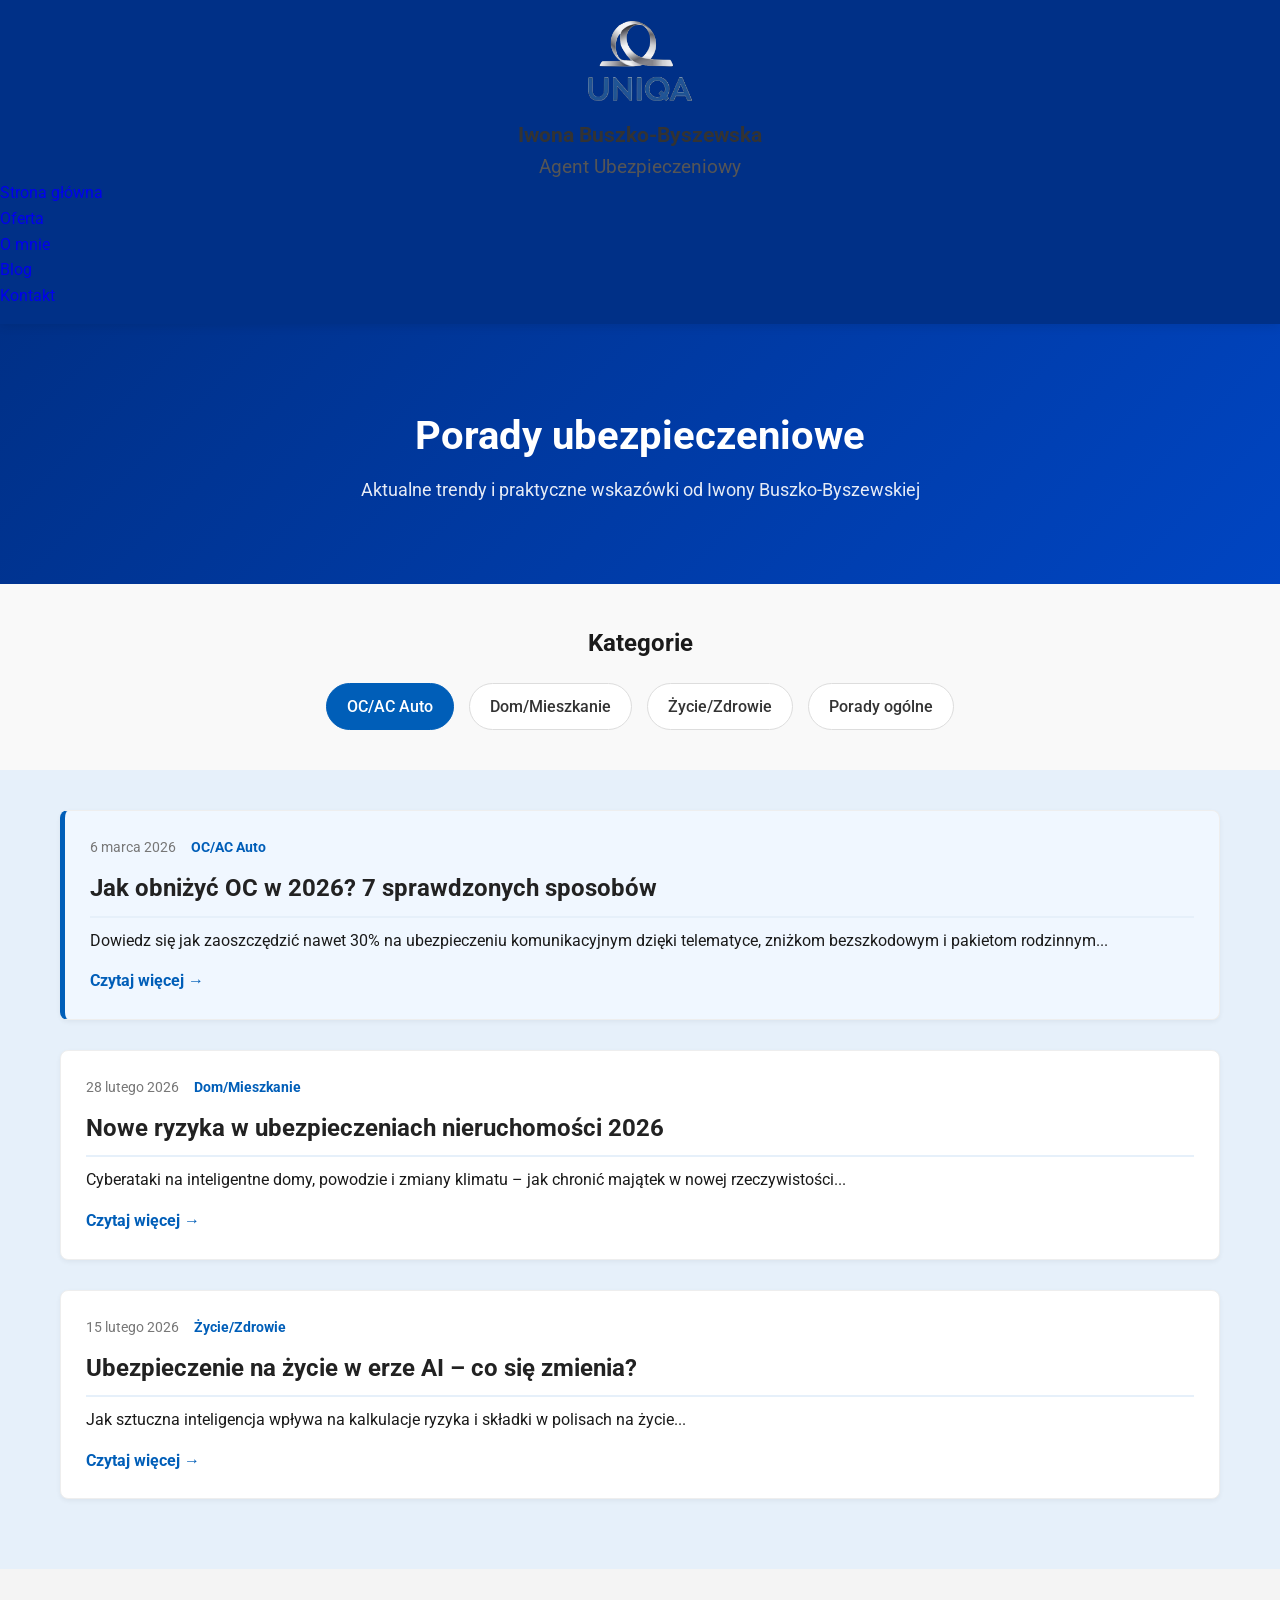
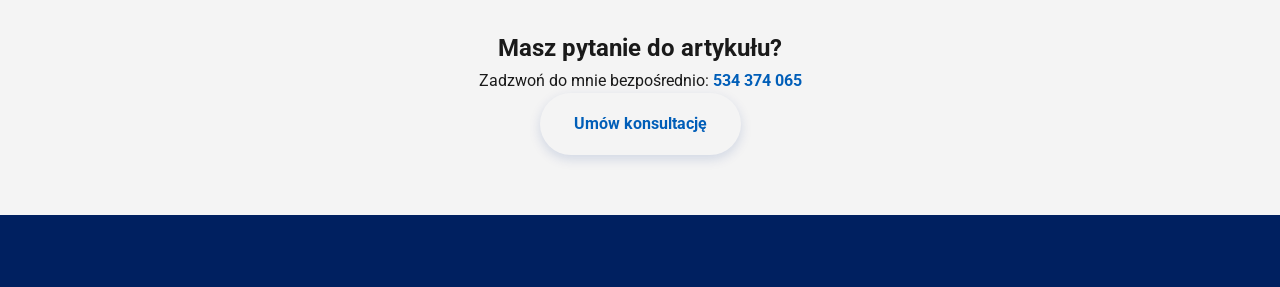
<file: index.html>
<!DOCTYPE html>
<html lang="pl">
<head>
    <meta charset="UTF-8">
    <meta name="viewport" content="width=device-width, initial-scale=1.0">
    <meta name="description" content="Porady ubezpieczeniowe od Iwony Buszko-Byszewskiej. Aktualne trendy i wskazówki Uniqa.">
    <title>Blog | Iwona Buszko-Byszewska | Uniqa Agent</title>
    <link rel="stylesheet" href="style.css">
    <link href="https://fonts.googleapis.com/css2?family=Roboto:wght@300;400;700&display=swap" rel="stylesheet">
    
    <style>
        /* Style dla nagłówka: Logo na górze, czarne dane pod spodem */
        .navbar .logo {
            display: flex;
            flex-direction: column; /* Układ pionowy */
            align-items: center; /* Wyśrodkowanie */
            justify-content: center;
            gap: 10px;
            text-align: center;
        }

        .header-logo {
            height: 90px; /* Powiększone logo */
            width: auto;
            display: block;
            margin-bottom: 5px;
        }

        .navbar .logo h1 {
            margin: 0;
            font-size: 1.3rem;
            line-height: 1.4;
            font-weight: 700;
            color: #333333; /* CZARNY kolor tekstu */
        }

        .navbar .logo h1 span {
            display: block;
            font-weight: 400;
            font-size: 0.9em;
            color: #555555; /* Lekko jaśniejszy szary dla podtytułu */
            margin-top: 4px;
        }

        /* Dostosowanie dla urządzeń mobilnych */
        @media (max-width: 768px) {
            .header-logo {
                height: 70px;
            }
            .navbar .logo h1 {
                font-size: 1.1rem;
            }
        }

        /* Dodatkowe style specyficzne dla bloga (jeśli nie masz ich w style.css) */
        .blog-categories {
            padding: 40px 20px;
            text-align: center;
            background: #f9f9f9;
        }
        .categories {
            display: flex;
            justify-content: center;
            flex-wrap: wrap;
            gap: 15px;
            margin-top: 20px;
        }
        .category-btn {
            padding: 10px 20px;
            background: #fff;
            border: 1px solid #ddd;
            border-radius: 25px;
            text-decoration: none;
            color: #333;
            font-weight: 500;
            transition: all 0.3s ease;
        }
        .category-btn:hover, .category-btn.active {
            background: #005eb8; /* Kolor Uniqa */
            color: #fff;
            border-color: #005eb8;
        }
        .blog-posts {
            padding: 40px 20px;
            max-width: 1200px;
            margin: 0 auto;
        }
        .blog-post {
            background: #fff;
            border: 1px solid #eee;
            border-radius: 8px;
            padding: 25px;
            margin-bottom: 30px;
            box-shadow: 0 2px 5px rgba(0,0,0,0.05);
        }
        .blog-post.featured {
            border-left: 5px solid #005eb8;
            background: #f0f7ff;
        }
        .post-meta {
            font-size: 0.9em;
            color: #777;
            margin-bottom: 10px;
            display: flex;
            gap: 15px;
        }
        .post-meta .category {
            color: #005eb8;
            font-weight: bold;
        }
        .blog-post h2 {
            margin: 10px 0;
            color: #222;
        }
        .read-more {
            display: inline-block;
            margin-top: 15px;
            color: #005eb8;
            text-decoration: none;
            font-weight: bold;
        }
        .read-more:hover {
            text-decoration: underline;
        }
        .cta-section {
            text-align: center;
            padding: 60px 20px;
            background: #f4f4f4;
        }
        .cta-section a {
            color: #005eb8;
            font-weight: bold;
            text-decoration: none;
        }
    </style>
</head>
<body>
    <header class="header">
        <nav class="navbar">
            <div class="logo">
                <!-- 1. NA GÓRZE: POWIĘKSZONE LOGO -->
                <img src="logo-uniqa.png" alt="Logo Uniqa" class="header-logo" onerror="this.src='logo-uniqa.jpg'; this.onerror=null;">
                
                <!-- 2. POD LOGO: DANE (Czarne litery, bez słowa UNIQA w tekście) -->
                <h1>
                    Iwona Buszko-Byszewska
                    <span>Agent Ubezpieczeniowy</span>
                </h1>
            </div>

            <ul class="nav-menu">
                <li><a href="index.html">Strona główna</a></li>
                <li><a href="oferta.html">Oferta</a></li>
                <li><a href="o-mnie.html">O mnie</a></li>
                <li><a href="blog.html">Blog</a></li>
                <li><a href="kontakt.html">Kontakt</a></li>
            </ul>
            <div class="hamburger"><span></span><span></span><span></span></div>
        </nav>
    </header>

    <main class="main">  
        <section class="page-hero">  
            <div class="hero-content">  
                <h1>Porady ubezpieczeniowe</h1>  
                <p>Aktualne trendy i praktyczne wskazówki od Iwony Buszko-Byszewskiej</p>  
            </div>  
        </section>  

        <section class="blog-categories">  
            <h2>Kategorie</h2>  
            <div class="categories">  
                <a href="#oc-ac" class="category-btn active">OC/AC Auto</a>  
                <a href="#dom" class="category-btn">Dom/Mieszkanie</a>  
                <a href="#zycie" class="category-btn">Życie/Zdrowie</a>  
                <a href="#porady" class="category-btn">Porady ogólne</a>  
            </div>  
        </section>  

        <section class="blog-posts">  
            <article class="blog-post featured">  
                <div class="post-meta">  
                    <span class="date">6 marca 2026</span>  
                    <span class="category">OC/AC Auto</span>  
                </div>  
                <h2>Jak obniżyć OC w 2026? 7 sprawdzonych sposobów</h2>  
                <p>Dowiedz się jak zaoszczędzić nawet 30% na ubezpieczeniu komunikacyjnym dzięki telematyce, zniżkom bezszkodowym i pakietom rodzinnym...</p>  
                <a href="#" class="read-more">Czytaj więcej →</a>  
            </article>  

            <article class="blog-post">  
                <div class="post-meta">  
                    <span class="date">28 lutego 2026</span>  
                    <span class="category">Dom/Mieszkanie</span>  
                </div>  
                <h2>Nowe ryzyka w ubezpieczeniach nieruchomości 2026</h2>  
                <p>Cyberataki na inteligentne domy, powodzie i zmiany klimatu – jak chronić majątek w nowej rzeczywistości...</p>  
                <a href="#" class="read-more">Czytaj więcej →</a>  
            </article>  

            <article class="blog-post">  
                <div class="post-meta">  
                    <span class="date">15 lutego 2026</span>  
                    <span class="category">Życie/Zdrowie</span>  
                </div>  
                <h2>Ubezpieczenie na życie w erze AI – co się zmienia?</h2>  
                <p>Jak sztuczna inteligencja wpływa na kalkulacje ryzyka i składki w polisach na życie...</p>  
                <a href="#" class="read-more">Czytaj więcej →</a>  
            </article>  
        </section>  

        <section class="cta-section">  
            <h2>Masz pytanie do artykułu?</h2>  
            <p>Zadzwoń do mnie bezpośrednio: <a href="tel:+48534374065">534 374 065</a></p>  
            <a href="kontakt.html" class="cta-button large">Umów konsultację</a>  
        </section>  
    </main>  

    <footer class="footer"><!-- jak w index.html --></footer>  
    <script src="script.js"></script>
</body>
</html>
</file>
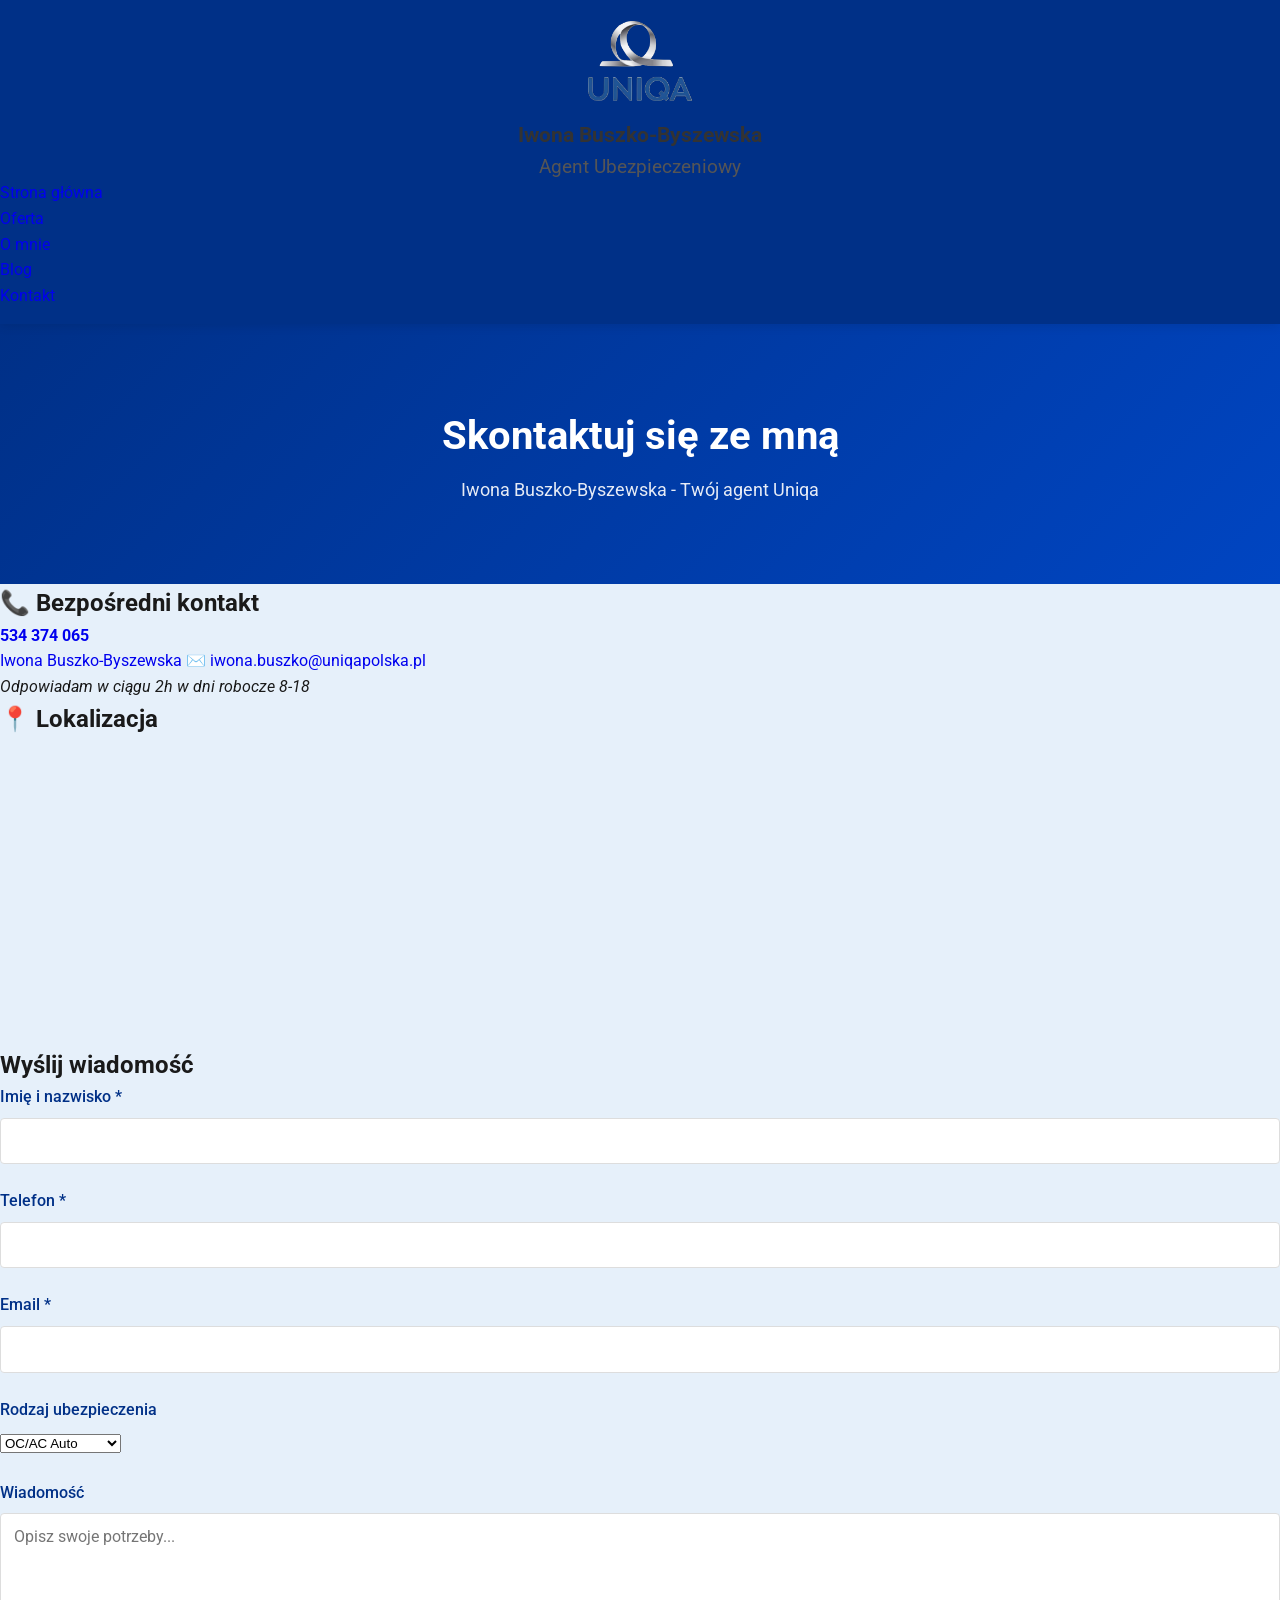
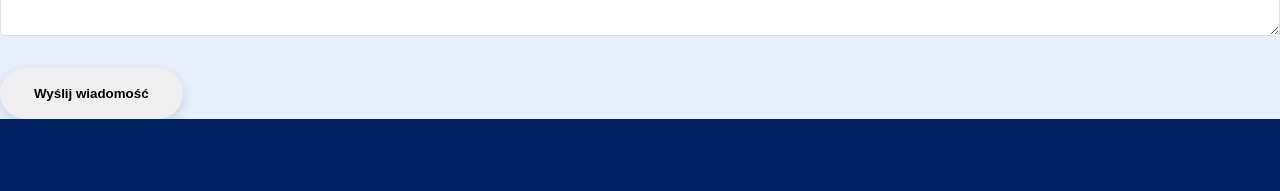
<file: kontakt.html>
<!DOCTYPE html>
<html lang="pl">
<head>
    <meta charset="UTF-8">
    <meta name="viewport" content="width=device-width, initial-scale=1.0">
    <meta name="description" content="Kontakt z Iwoną Buszko-Byszewską Uniqa. Tel: 534 374 065 | iwona.buszko@uniqapolska.pl">
    <title>Kontakt | Iwona Buszko-Byszewska | Uniqa Agent</title>
    <link rel="stylesheet" href="style.css">
    <link href="https://fonts.googleapis.com/css2?family=Roboto:wght@300;400;700&display=swap" rel="stylesheet">
    
    <style>
        /* Style dla układu: Logo na górze, dane pod spodem */
        .navbar .logo {
            display: flex;
            flex-direction: column; /* Układ pionowy */
            align-items: center; /* Wyśrodkowanie elementów (logo i tekst) */
            justify-content: center;
            gap: 10px; /* Odstęp między logo a tekstem */
            text-align: center;
        }

        .header-logo {
            height: 90px; /* POWIĘKSZONE LOGO NA GÓRZE */
            width: auto;
            display: block;
            margin-bottom: 5px;
        }

        .navbar .logo h1 {
            margin: 0;
            font-size: 1.3rem; /* Rozmiar czcionki dla nazwiska */
            line-height: 1.4;
            font-weight: 700;
            color: #333; /* Kolor tekstu dla lepszej czytelności */
        }

        .navbar .logo h1 span {
            display: block;
            font-weight: 400;
            font-size: 0.9em;
            color: #555;
            margin-top: 4px;
        }

        /* Dostosowanie dla urządzeń mobilnych */
        @media (max-width: 768px) {
            .header-logo {
                height: 70px; /* Nieco mniejsze na telefonie */
            }
            .navbar .logo h1 {
                font-size: 1.1rem;
            }
        }
    </style>
</head>
<body>
    <header class="header">
        <nav class="navbar">
            <div class="logo">
                <!-- 1. NA GÓRZE: POWIĘKSZONE LOGO -->
                <img src="logo-uniqa.png" alt="Logo Uniqa" class="header-logo" onerror="this.src='logo-uniqa.jpg'; this.onerror=null;">
                
                <!-- 2. POD LOGO: DANE -->
                <h1>
                    Iwona Buszko-Byszewska
                    <span>Agent Ubezpieczeniowy</span>
                </h1>
            </div>

            <ul class="nav-menu">
                <li><a href="index.html">Strona główna</a></li>
                <li><a href="oferta.html">Oferta</a></li>
                <li><a href="o-mnie.html">O mnie</a></li>
                <li><a href="blog.html">Blog</a></li>
                <li><a href="kontakt.html">Kontakt</a></li>
            </ul>
            <div class="hamburger"><span></span><span></span><span></span></div>
        </nav>
    </header>

    <main class="main">
        <section class="page-hero">
            <div class="hero-content">
                <h1>Skontaktuj się ze mną</h1>
                <p>Iwona Buszko-Byszewska - Twój agent Uniqa</p>
            </div>
        </section>

        <section class="contact-grid">
            <div class="contact-card agent-direct">
                <h2>📞 Bezpośredni kontakt</h2>
                <div class="direct-contact">
                    <a href="tel:+48534374065" class="contact-link phone">
                        <strong>534 374 065</strong><br>Iwona Buszko-Byszewska
                    </a>
                    <a href="mailto:iwona.buszko@uniqapolska.pl" class="contact-link email">
                        ✉️ iwona.buszko@uniqapolska.pl
                    </a>
                </div>
                <p><em>Odpowiadam w ciągu 2h w dni robocze 8-18</em></p>
            </div>

            <div class="contact-card map-section">
                <h2>📍 Lokalizacja</h2>
                <iframe 
                    src="https://www.google.com/maps/embed?pb=!1m18!1m12!1m3!1d2356.123456789!2d21.410000!3d52.170000!2m3!1f0!2f0!3f0!3m2!1i1024!2i768!4f13.1!3m3!1m2!1s0x0%3A0x0!2zNTLCsDEwJzEyLjAiTiAyMcKwMjQnMzguNCJF!5e0!3m2!1spl!2spl!4v1234567890" 
                    width="100%" height="300" style="border:0;" allowfullscreen="" loading="lazy">
                </iframe>
            </div>
        </section>

        <section class="contact-form-section">
            <h2>Wyślij wiadomość</h2>
            <form class="contact-form" id="contactForm">
                <div class="form-row">
                    <div class="form-group">
                        <label>Imię i nazwisko *</label>
                        <input type="text" id="name" required>
                    </div>
                    <div class="form-group">
                        <label>Telefon *</label>
                        <input type="tel" id="phone" required>
                    </div>
                </div>
                <div class="form-row">
                    <div class="form-group">
                        <label>Email *</label>
                        <input type="email" id="email" required>
                    </div>
                    <div class="form-group">
                        <label>Rodzaj ubezpieczenia</label>
                        <select id="insurance-type">
                            <option>OC/AC Auto</option>
                            <option>Mieszkanie/Dom</option>
                            <option>Życie i zdrowie</option>
                            <option>Inne</option>
                        </select>
                    </div>
                </div>
                <div class="form-group">
                    <label>Wiadomość</label>
                    <textarea id="message" rows="5" placeholder="Opisz swoje potrzeby..."></textarea>
                </div>
                <button type="submit" class="cta-button large">Wyślij wiadomość</button>
            </form>
        </section>
    </main>

    <footer class="footer"><!-- jak w index.html --></footer>
    <script src="script.js"></script>
</body>
</html>
</file>
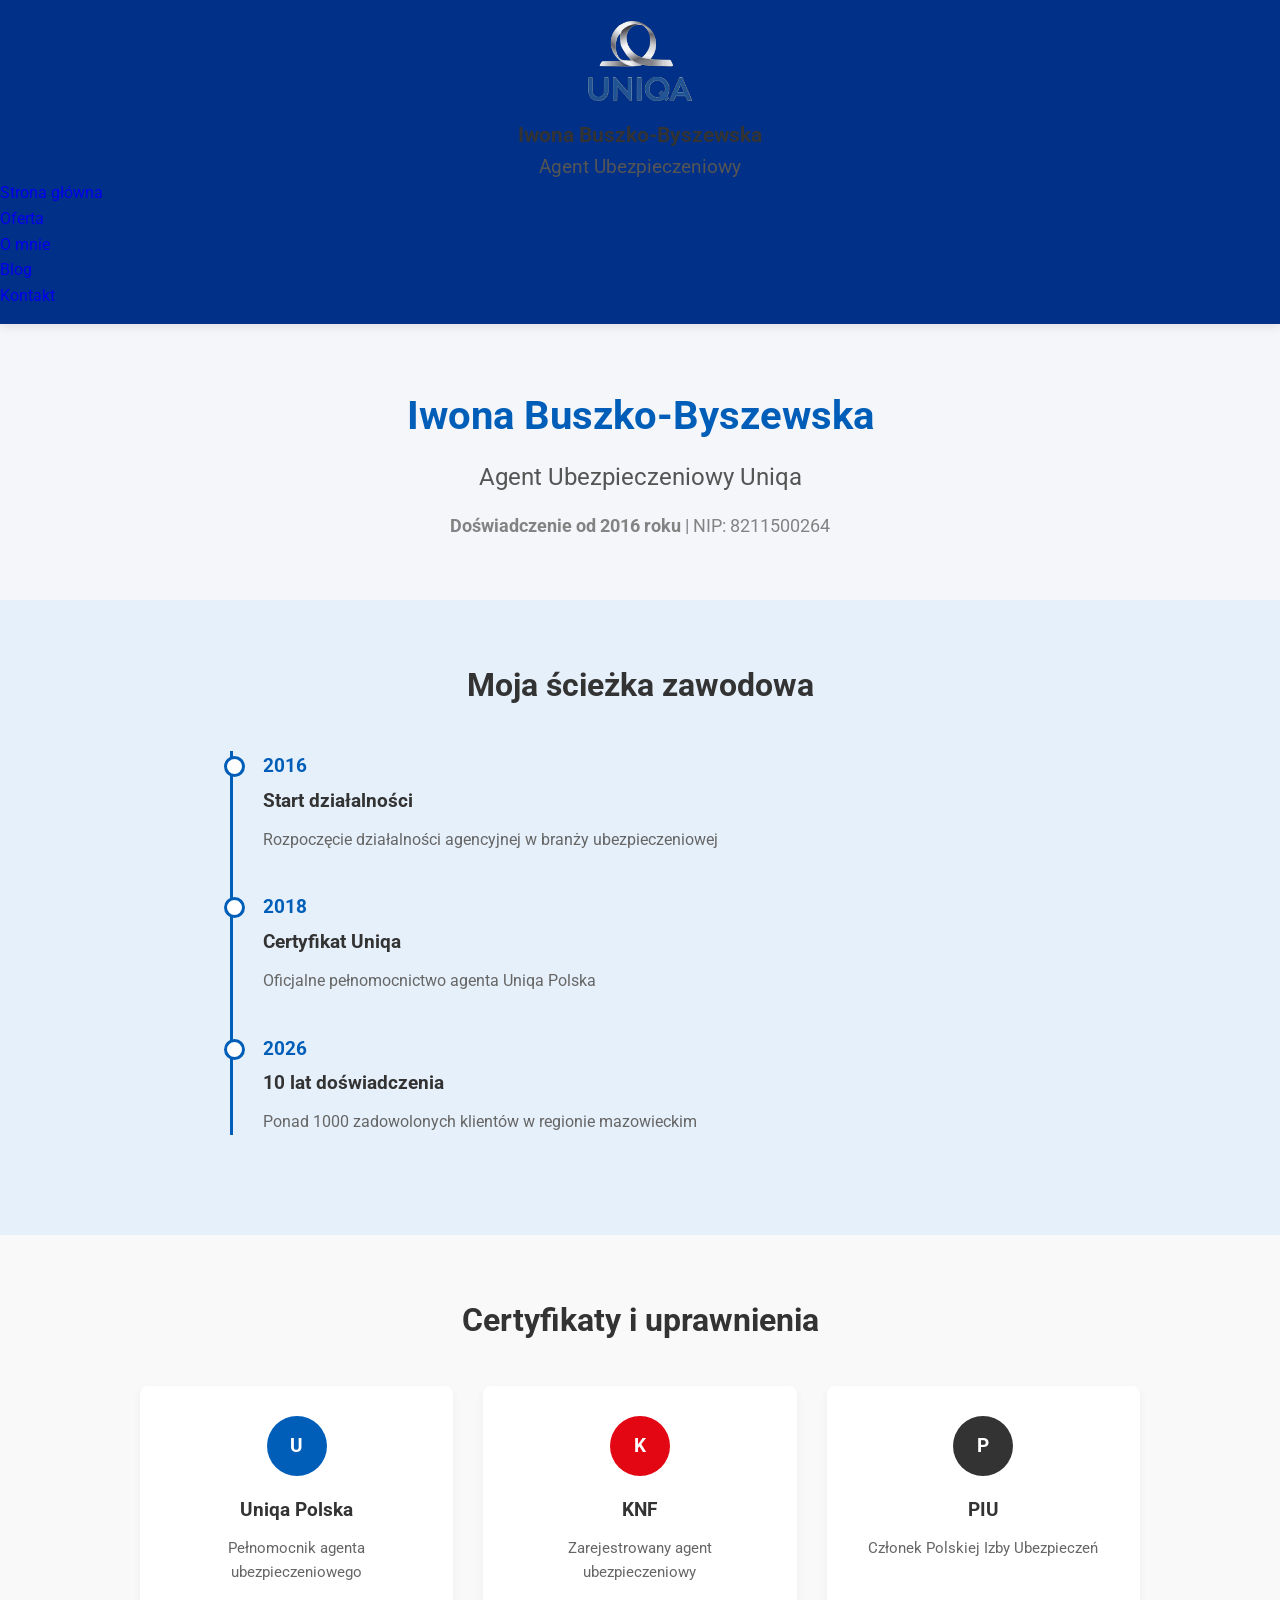
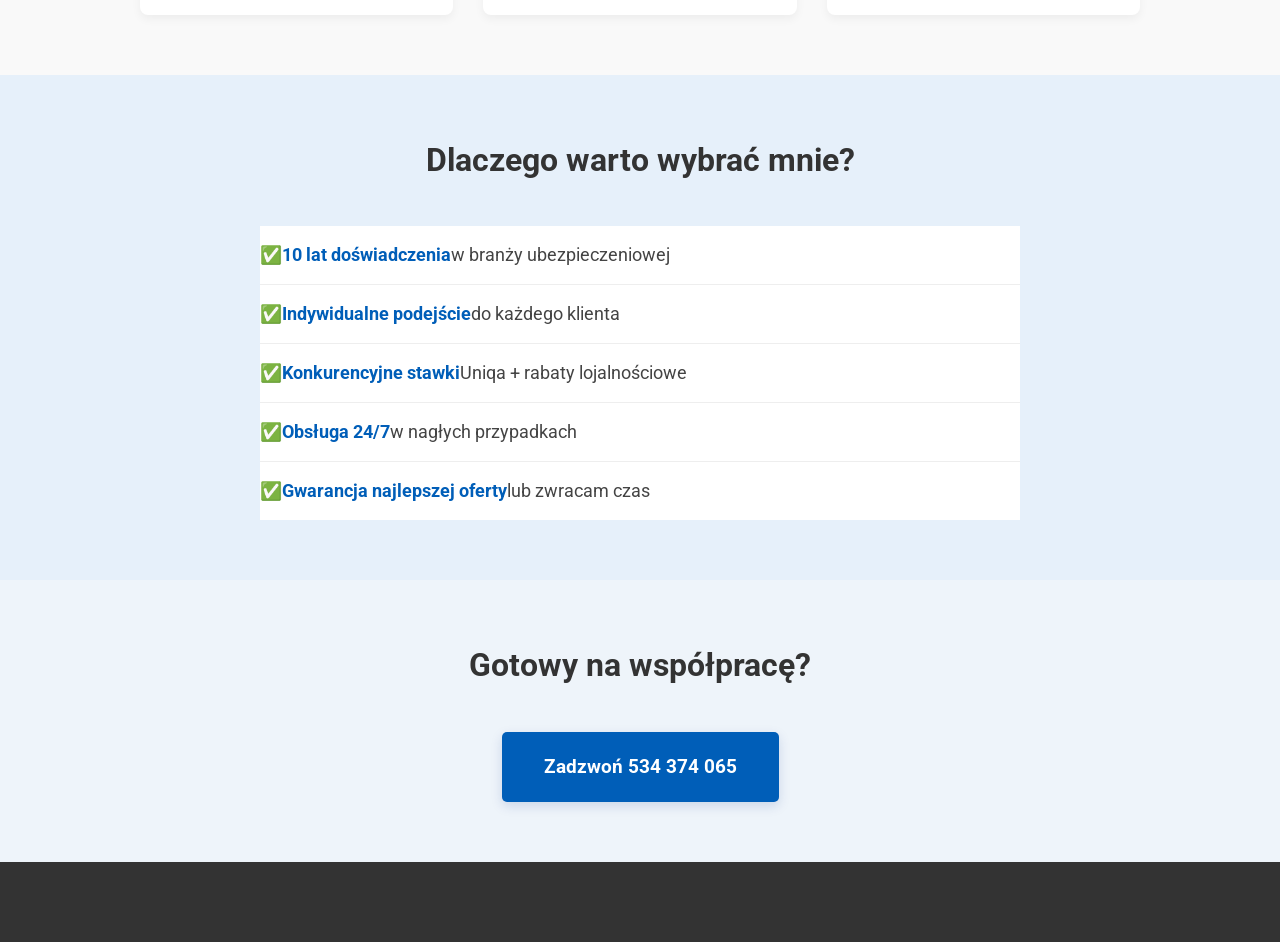
<file: o-mnie.html>
<!DOCTYPE html>
<html lang="pl">
<head>
    <meta charset="UTF-8">
    <meta name="viewport" content="width=device-width, initial-scale=1.0">
    <meta name="description" content="Iwona Buszko-Byszewska - Agent Ubezpieczeniowy Uniqa z 10-letnim doświadczeniem. Poznaj moją historię i certyfikaty.">
    <title>O mnie | Iwona Buszko-Byszewska | Uniqa Agent</title>
    <link rel="stylesheet" href="style.css">
    <link href="https://fonts.googleapis.com/css2?family=Roboto:wght@300;400;700&display=swap" rel="stylesheet">
    
    <style>
        /* --- STYLE NAGŁÓWKA (Logo + Dane) --- */
        .navbar .logo {
            display: flex;
            flex-direction: column;
            align-items: center;
            justify-content: center;
            gap: 10px;
            text-align: center;
        }

        .header-logo {
            height: 90px;
            width: auto;
            display: block;
            margin-bottom: 5px;
        }

        .navbar .logo h1 {
            margin: 0;
            font-size: 1.3rem;
            line-height: 1.4;
            font-weight: 700;
            color: #333333; /* Czarny kolor tekstu */
        }

        .navbar .logo h1 span {
            display: block;
            font-weight: 400;
            font-size: 0.9em;
            color: #555555;
            margin-top: 4px;
        }

        @media (max-width: 768px) {
            .header-logo { height: 70px; }
            .navbar .logo h1 { font-size: 1.1rem; }
        }

        /* --- STYLE DLA STRONY O MNIE --- */
        
        /* Hero Section */
        .page-hero {
            background: #f4f6f9;
            padding: 60px 20px;
            text-align: center;
        }
        .page-hero h1 {
            color: #005eb8;
            font-size: 2.5rem;
            margin-bottom: 10px;
        }
        .page-hero h2 {
            color: #555;
            font-size: 1.5rem;
            font-weight: 400;
            margin-bottom: 15px;
        }
        .page-hero p {
            color: #777;
            font-size: 1.1rem;
        }

        /* Timeline (Oś czasu) */
        .about-timeline {
            padding: 60px 20px;
            max-width: 900px;
            margin: 0 auto;
        }
        .about-timeline h2, .certificates h2, .why-me h2, .cta-section h2 {
            text-align: center;
            color: #333;
            margin-bottom: 40px;
            font-size: 2rem;
        }
        .timeline {
            position: relative;
            border-left: 3px solid #005eb8;
            margin-left: 20px;
            padding-left: 30px;
        }
        .timeline-item {
            margin-bottom: 40px;
            position: relative;
        }
        .timeline-item::before {
            content: '';
            position: absolute;
            left: -39px; /* Dostosowanie do grubości linii */
            top: 5px;
            width: 15px;
            height: 15px;
            background: #fff;
            border: 3px solid #005eb8;
            border-radius: 50%;
        }
        .timeline-year {
            font-weight: bold;
            color: #005eb8;
            font-size: 1.2rem;
            margin-bottom: 5px;
        }
        .timeline-content h3 {
            margin: 0 0 10px 0;
            color: #333;
        }
        .timeline-content p {
            margin: 0;
            color: #666;
            line-height: 1.6;
        }

        /* Certificates (Certyfikaty) */
        .certificates {
            padding: 60px 20px;
            background: #f9f9f9;
        }
        .cert-grid {
            display: grid;
            grid-template-columns: repeat(auto-fit, minmax(250px, 1fr));
            gap: 30px;
            max-width: 1000px;
            margin: 0 auto;
        }
        .cert-item {
            background: #fff;
            padding: 30px;
            border-radius: 8px;
            box-shadow: 0 4px 10px rgba(0,0,0,0.05);
            text-align: center;
            transition: transform 0.3s ease;
        }
        .cert-item:hover {
            transform: translateY(-5px);
        }
        .cert-icon {
            width: 60px;
            height: 60px;
            margin: 0 auto 20px;
            border-radius: 50%;
            display: flex;
            align-items: center;
            justify-content: center;
            font-weight: bold;
            color: #fff;
            font-size: 1.2rem;
        }
        .cert-icon.uniqa { background: #005eb8; }
        .cert-icon.knf { background: #e30613; } /* Przykładowy kolor */
        .cert-icon.piu { background: #333; }
        
        .cert-item h3 {
            margin: 0 0 10px;
            color: #333;
        }
        .cert-item p {
            margin: 0;
            color: #666;
            font-size: 0.95rem;
        }

        /* Why Me (Dlaczego ja) */
        .why-me {
            padding: 60px 20px;
            max-width: 800px;
            margin: 0 auto;
        }
        .benefits-list {
            list-style: none;
            padding: 0;
        }
        .benefits-list li {
            background: #fff;
            border-bottom: 1px solid #eee;
            padding: 15px 0;
            font-size: 1.1rem;
            color: #444;
            display: flex;
            align-items: flex-start;
        }
        .benefits-list li:last-child {
            border-bottom: none;
        }
        .benefits-list li strong {
            color: #005eb8;
        }

        /* CTA Section */
        .cta-section {
            text-align: center;
            padding: 60px 20px;
            background: #eef4fa;
        }
        .cta-button {
            display: inline-block;
            padding: 15px 30px;
            background-color: #005eb8;
            color: white;
            text-decoration: none;
            border-radius: 5px;
            font-weight: bold;
            font-size: 1.1rem;
            transition: background 0.3s ease;
        }
        .cta-button:hover {
            background-color: #004494;
        }
        .cta-button.large {
            padding: 18px 40px;
            font-size: 1.2rem;
        }

        /* Footer placeholder styles */
        .footer {
            background: #333;
            color: #fff;
            padding: 40px 20px;
            text-align: center;
        }
        .footer-content {
            max-width: 1200px;
            margin: 0 auto;
        }
        .agent-info a { color: #fff; }
    </style>
</head>
<body>
    <header class="header">
        <nav class="navbar">
            <div class="logo">
                <!-- 1. NA GÓRZE: POWIĘKSZONE LOGO -->
                <img src="logo-uniqa.png" alt="Logo Uniqa" class="header-logo" onerror="this.src='logo-uniqa.jpg'; this.onerror=null;">
                
                <!-- 2. POD LOGO: DANE (Czarne litery, bez słowa UNIQA w tekście) -->
                <h1>
                    Iwona Buszko-Byszewska
                    <span>Agent Ubezpieczeniowy</span>
                </h1>
            </div>

            <ul class="nav-menu">
                <li><a href="index.html">Strona główna</a></li>
                <li><a href="oferta.html">Oferta</a></li>
                <li><a href="o-mnie.html">O mnie</a></li>
                <li><a href="blog.html">Blog</a></li>
                <li><a href="kontakt.html">Kontakt</a></li>
            </ul>
            <div class="hamburger"><span></span><span></span><span></span></div>
        </nav>
    </header>

    <main class="main">  
        <section class="page-hero">  
            <div class="hero-content">  
                <h1>Iwona Buszko-Byszewska</h1>  
                <h2>Agent Ubezpieczeniowy Uniqa</h2>  
                <p><strong>Doświadczenie od 2016 roku</strong> | NIP: 8211500264</p>  
            </div>  
        </section>  

        <section class="about-timeline">  
            <h2>Moja ścieżka zawodowa</h2>  
            <div class="timeline">  
                <div class="timeline-item">  
                    <div class="timeline-year">2016</div>  
                    <div class="timeline-content">  
                        <h3>Start działalności</h3>  
                        <p>Rozpoczęcie działalności agencyjnej w branży ubezpieczeniowej</p>  
                    </div>  
                </div>  
                <div class="timeline-item">  
                    <div class="timeline-year">2018</div>  
                    <div class="timeline-content">  
                        <h3>Certyfikat Uniqa</h3>  
                        <p>Oficjalne pełnomocnictwo agenta Uniqa Polska</p>  
                    </div>  
                </div>  
                <div class="timeline-item">  
                    <div class="timeline-year">2026</div>  
                    <div class="timeline-content">  
                        <h3>10 lat doświadczenia</h3>  
                        <p>Ponad 1000 zadowolonych klientów w regionie mazowieckim</p>  
                    </div>  
                </div>  
            </div>  
        </section>  

        <section class="certificates">  
            <h2>Certyfikaty i uprawnienia</h2>  
            <div class="cert-grid">  
                <div class="cert-item">  
                    <div class="cert-icon uniqa">U</div>  
                    <h3>Uniqa Polska</h3>  
                    <p>Pełnomocnik agenta ubezpieczeniowego</p>  
                </div>  
                <div class="cert-item">  
                    <div class="cert-icon knf">K</div>  
                    <h3>KNF</h3>  
                    <p>Zarejestrowany agent ubezpieczeniowy</p>  
                </div>  
                <div class="cert-item">  
                    <div class="cert-icon piu">P</div>  
                    <h3>PIU</h3>  
                    <p>Członek Polskiej Izby Ubezpieczeń</p>  
                </div>  
            </div>  
        </section>  

        <section class="why-me">  
            <h2>Dlaczego warto wybrać mnie?</h2>  
            <ul class="benefits-list">  
                <li>✅ <strong>10 lat doświadczenia</strong> w branży ubezpieczeniowej</li>  
                <li>✅ <strong>Indywidualne podejście</strong> do każdego klienta</li>  
                <li>✅ <strong>Konkurencyjne stawki</strong> Uniqa + rabaty lojalnościowe</li>  
                <li>✅ <strong>Obsługa 24/7</strong> w nagłych przypadkach</li>  
                <li>✅ <strong>Gwarancja najlepszej oferty</strong> lub zwracam czas</li>  
            </ul>  
        </section>  

        <section class="cta-section">  
            <h2>Gotowy na współpracę?</h2>  
            <a href="tel:+48534374065" class="cta-button large">Zadzwoń 534 374 065</a>  
        </section>  
    </main>  

    <footer class="footer"><!-- jak w index.html --></footer>  
    <script src="script.js"></script>
</body>
</html>
</file>
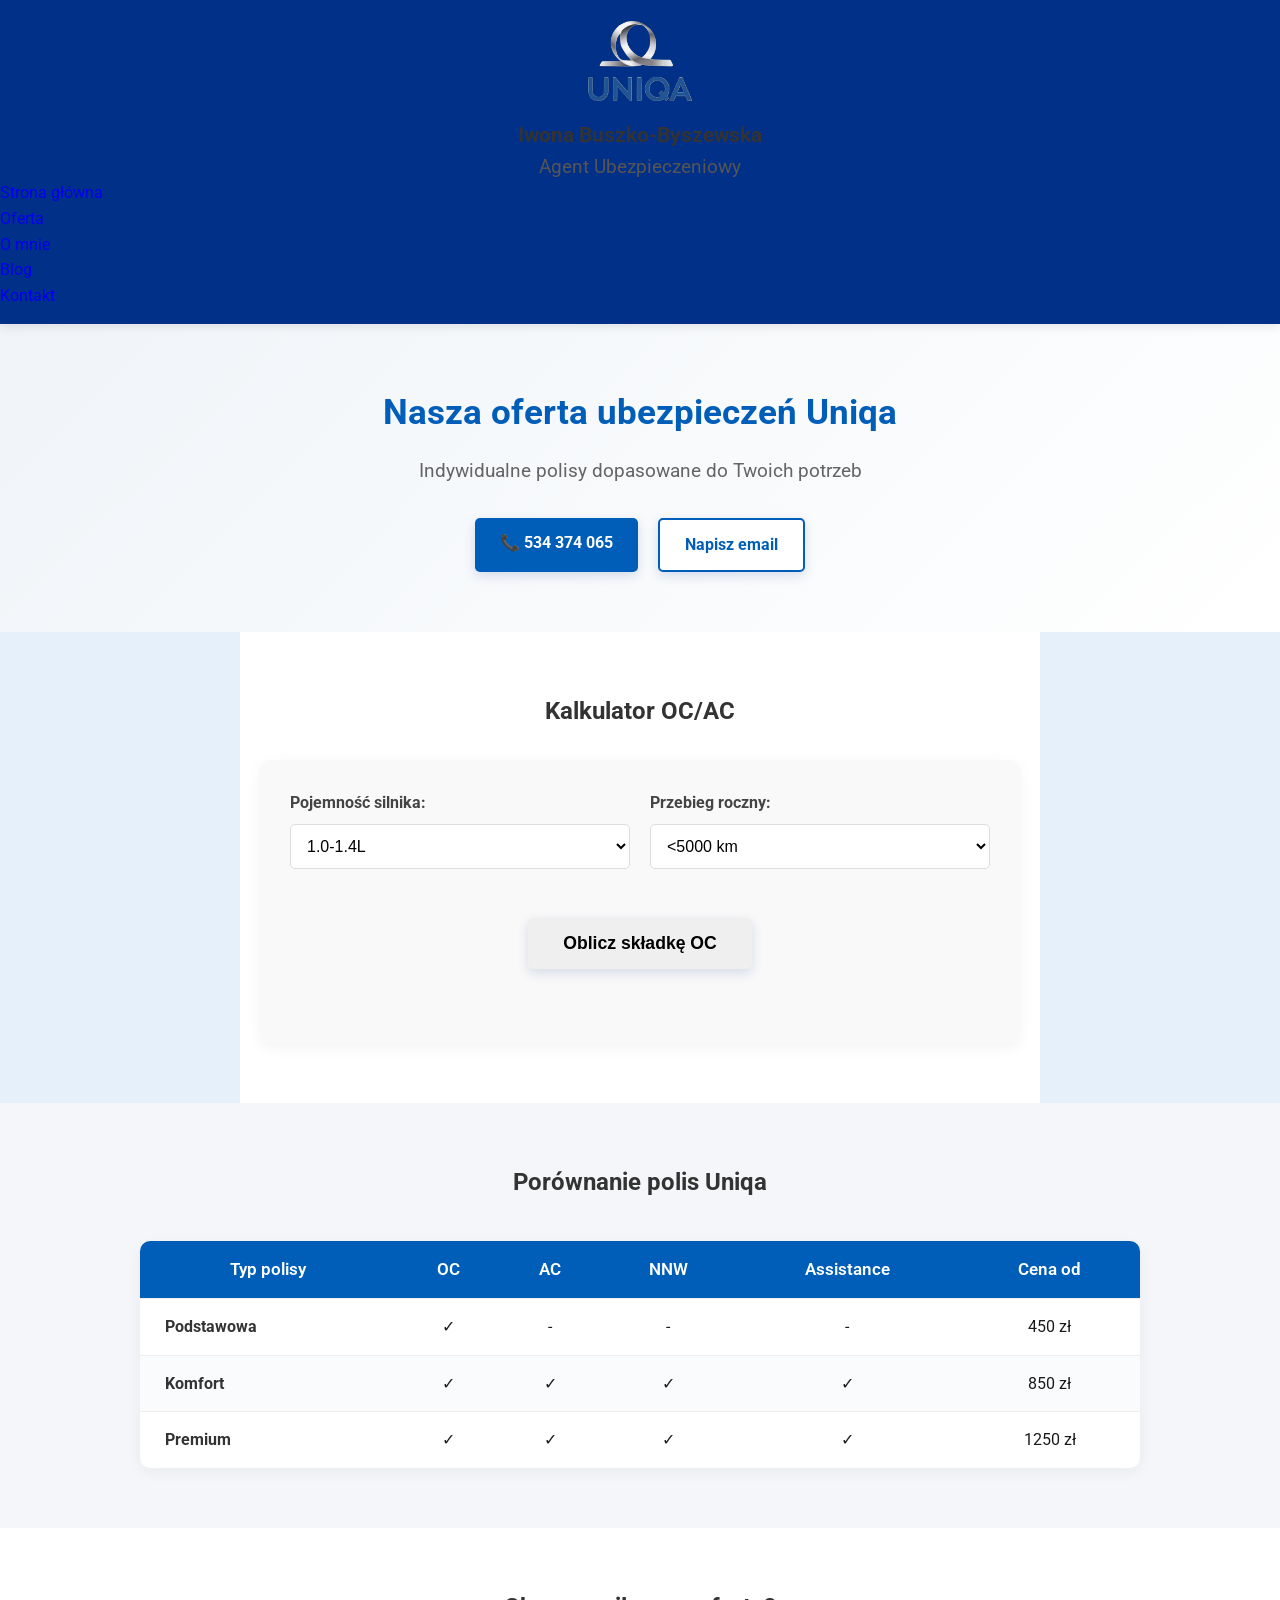
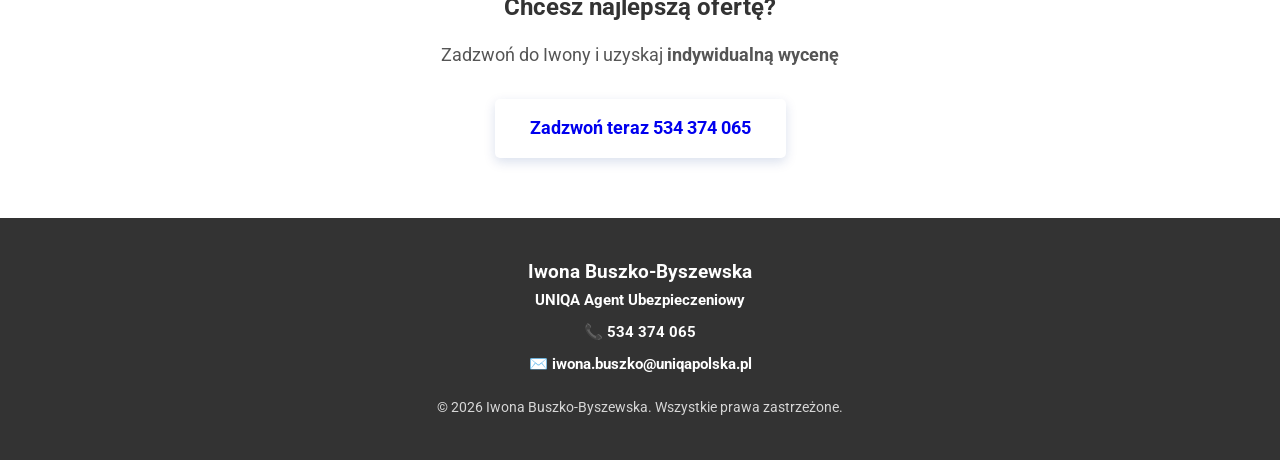
<file: oferta.html>
<!DOCTYPE html>
<html lang="pl">
<head>
    <meta charset="UTF-8">
    <meta name="viewport" content="width=device-width, initial-scale=1.0">
    <meta name="description" content="Oferta ubezpieczeń Uniqa: OC, AC, NNW. Skalkuluj składkę online z Iwoną Buszko-Byszewską.">
    <title>Oferta | Iwona Buszko-Byszewska | Uniqa Agent</title>
    <link rel="stylesheet" href="style.css">
    <link href="https://fonts.googleapis.com/css2?family=Roboto:wght@300;400;700&display=swap" rel="stylesheet">
    
    <style>
        /* --- STYLE NAGŁÓWKA (Logo + Dane) - STAŁE --- */
        .navbar .logo {
            display: flex;
            flex-direction: column;
            align-items: center;
            justify-content: center;
            gap: 10px;
            text-align: center;
        }

        .header-logo {
            height: 90px;
            width: auto;
            display: block;
            margin-bottom: 5px;
        }

        .navbar .logo h1 {
            margin: 0;
            font-size: 1.3rem;
            line-height: 1.4;
            font-weight: 700;
            color: #333333; /* Czarny kolor tekstu */
        }

        .navbar .logo h1 span {
            display: block;
            font-weight: 400;
            font-size: 0.9em;
            color: #555555;
            margin-top: 4px;
        }

        @media (max-width: 768px) {
            .header-logo { height: 70px; }
            .navbar .logo h1 { font-size: 1.1rem; }
        }

        /* --- STYLE DLA STRONY OFERTA --- */

        /* Hero Section */
        .page-hero {
            background: linear-gradient(135deg, #f0f4f8 0%, #ffffff 100%);
            padding: 60px 20px;
            text-align: center;
        }
        .page-hero h1 {
            color: #005eb8;
            font-size: 2.2rem;
            margin-bottom: 15px;
        }
        .page-hero p {
            font-size: 1.2rem;
            color: #555;
            margin-bottom: 30px;
        }
        .agent-contact {
            display: flex;
            justify-content: center;
            gap: 20px;
            flex-wrap: wrap;
        }
        .cta-button {
            display: inline-block;
            padding: 12px 25px;
            border-radius: 5px;
            text-decoration: none;
            font-weight: bold;
            transition: all 0.3s ease;
            border: none;
            cursor: pointer;
            font-size: 1rem;
        }
        .cta-button.primary {
            background-color: #005eb8;
            color: white;
        }
        .cta-button.primary:hover {
            background-color: #004494;
        }
        .cta-button.secondary {
            background-color: white;
            color: #005eb8;
            border: 2px solid #005eb8;
        }
        .cta-button.secondary:hover {
            background-color: #f0f7ff;
        }
        .cta-button.large {
            padding: 15px 35px;
            font-size: 1.1rem;
        }

        /* Kalkulator */
        .insurance-calculator {
            padding: 60px 20px;
            background: #fff;
            max-width: 800px;
            margin: 0 auto;
            text-align: center;
        }
        .insurance-calculator h2 {
            color: #333;
            margin-bottom: 30px;
        }
        .calc-form {
            background: #f9f9f9;
            padding: 30px;
            border-radius: 10px;
            box-shadow: 0 4px 15px rgba(0,0,0,0.05);
        }
        .form-row {
            display: flex;
            gap: 20px;
            margin-bottom: 25px;
            flex-wrap: wrap;
        }
        .form-group {
            flex: 1;
            min-width: 200px;
            text-align: left;
        }
        .form-group label {
            display: block;
            margin-bottom: 8px;
            font-weight: bold;
            color: #444;
        }
        .form-group select {
            width: 100%;
            padding: 12px;
            border: 1px solid #ddd;
            border-radius: 5px;
            font-size: 1rem;
            background: #fff;
        }
        .calc-result {
            margin-top: 20px;
            font-weight: bold;
            color: #005eb8;
            min-height: 24px;
        }

        /* Tabela Porównawcza */
        .policies-grid {
            padding: 60px 20px;
            background: #f4f6f9;
        }
        .policies-grid h2 {
            text-align: center;
            color: #333;
            margin-bottom: 40px;
        }
        .policies-table {
            overflow-x: auto;
            max-width: 1000px;
            margin: 0 auto;
            background: #fff;
            border-radius: 10px;
            box-shadow: 0 4px 15px rgba(0,0,0,0.05);
        }
        table {
            width: 100%;
            border-collapse: collapse;
            min-width: 600px;
        }
        thead {
            background: #005eb8;
            color: #fff;
        }
        th, td {
            padding: 15px;
            text-align: center;
            border-bottom: 1px solid #eee;
        }
        th {
            font-weight: 600;
            font-size: 1.05rem;
        }
        tbody tr:nth-child(even) {
            background: #f9fbfd;
        }
        tbody tr:hover {
            background: #eef4fa;
        }
        tbody tr:last-child td {
            border-bottom: none;
        }
        /* Stylizacja pierwszej kolumny (Typ polisy) */
        td:first-child {
            text-align: left;
            font-weight: bold;
            color: #333;
            padding-left: 25px;
        }

        /* CTA Section */
        .cta-section {
            text-align: center;
            padding: 60px 20px;
            background: #fff;
        }
        .cta-section h2 {
            color: #333;
            margin-bottom: 15px;
        }
        .cta-section p {
            font-size: 1.1rem;
            color: #555;
            margin-bottom: 30px;
        }

        /* Footer placeholder */
        .footer {
            background: #333;
            color: #fff;
            padding: 40px 20px;
            text-align: center;
        }
        .footer-content {
            max-width: 1200px;
            margin: 0 auto;
        }
        .agent-info a { color: #fff; }
    </style>
</head>
<body>
    <header class="header">
        <nav class="navbar">
            <div class="logo">
                <!-- 1. NA GÓRZE: POWIĘKSZONE LOGO -->
                <img src="logo-uniqa.png" alt="Logo Uniqa" class="header-logo" onerror="this.src='logo-uniqa.jpg'; this.onerror=null;">
                
                <!-- 2. POD LOGO: DANE (Czarne litery, bez słowa UNIQA w tekście) -->
                <h1>
                    Iwona Buszko-Byszewska
                    <span>Agent Ubezpieczeniowy</span>
                </h1>
            </div>

            <ul class="nav-menu">
                <li><a href="index.html">Strona główna</a></li>
                <li><a href="oferta.html">Oferta</a></li>
                <li><a href="o-mnie.html">O mnie</a></li>
                <li><a href="blog.html">Blog</a></li>
                <li><a href="kontakt.html">Kontakt</a></li>
            </ul>
            <div class="hamburger"><span></span><span></span><span></span></div>
        </nav>
    </header>

    <main class="main">  
        <section class="page-hero">  
            <div class="hero-content">  
                <h1>Nasza oferta ubezpieczeń Uniqa</h1>  
                <p>Indywidualne polisy dopasowane do Twoich potrzeb</p>  
                <div class="agent-contact">  
                    <a href="tel:+48534374065" class="cta-button primary">📞 534 374 065</a>  
                    <a href="mailto:iwona.buszko@uniqapolska.pl" class="cta-button secondary">Napisz email</a>  
                </div>  
            </div>  
        </section>  

        <section class="insurance-calculator">  
            <h2>Kalkulator OC/AC</h2>  
            <form class="calc-form" id="ocCalculator">  
                <div class="form-row">  
                    <div class="form-group">  
                        <label for="engine">Pojemność silnika:</label>  
                        <select id="engine">  
                            <option value="1">1.0-1.4L</option>  
                            <option value="1.2">1.5-1.9L</option>  
                            <option value="1.5">2.0-2.5L</option>  
                            <option value="2">2.6L+</option>  
                        </select>  
                    </div>  
                    <div class="form-group">  
                        <label for="mileage">Przebieg roczny:</label>  
                        <select id="mileage">  
                            <option value="0.9">&lt;5000 km</option>  
                            <option value="1">5000-15000 km</option>  
                            <option value="1.3">15000-25000 km</option>  
                            <option value="1.6">25000+ km</option>  
                        </select>  
                    </div>  
                </div>  
                <button type="submit" class="cta-button large">Oblicz składkę OC</button>  
                <div id="calc-result" class="calc-result"></div>  
            </form>  
        </section>  

        <section class="policies-grid">  
            <h2>Porównanie polis Uniqa</h2>  
            <div class="policies-table">  
                <table>  
                    <thead>  
                        <tr>  
                            <th>Typ polisy</th>  
                            <th>OC</th>  
                            <th>AC</th>  
                            <th>NNW</th>  
                            <th>Assistance</th>  
                            <th>Cena od</th>  
                        </tr>  
                    </thead>  
                    <tbody>  
                        <tr>  
                            <td>Podstawowa</td>  
                            <td>✓</td>  
                            <td>-</td>  
                            <td>-</td>  
                            <td>-</td>  
                            <td>450 zł</td>  
                        </tr>  
                        <tr>  
                            <td>Komfort</td>  
                            <td>✓</td>  
                            <td>✓</td>  
                            <td>✓</td>  
                            <td>✓</td>  
                            <td>850 zł</td>  
                        </tr>  
                        <tr>  
                            <td>Premium</td>  
                            <td>✓</td>  
                            <td>✓</td>  
                            <td>✓</td>  
                            <td>✓</td>  
                            <td>1250 zł</td>  
                        </tr>  
                    </tbody>  
                </table>  
            </div>  
        </section>  

        <section class="cta-section">  
            <h2>Chcesz najlepszą ofertę?</h2>  
            <p>Zadzwoń do Iwony i uzyskaj <strong>indywidualną wycenę</strong></p>  
            <a href="tel:+48534374065" class="cta-button large">Zadzwoń teraz 534 374 065</a>  
        </section>  
    </main>  

    <footer class="footer">  
        <div class="footer-content">
            <div class="agent-info">
                <h3>Iwona Buszko-Byszewska</h3>
                <p><strong>UNIQA Agent Ubezpieczeniowy</strong></p>
                <p>📞 <a href="tel:+48534374065">534 374 065</a></p>
                <p>✉️ <a href="mailto:iwona.buszko@uniqapolska.pl">iwona.buszko@uniqapolska.pl</a></p>
            </div>
            <div class="copyright" style="margin-top: 20px; font-size: 0.9em; opacity: 0.8;">
                &copy; 2026 Iwona Buszko-Byszewska. Wszystkie prawa zastrzeżone.
            </div>
        </div>
    </footer>  

    <script src="script.js"></script>
    <!-- Prosty skrypt symulujący działanie kalkulatora -->
    <script>
        document.getElementById('ocCalculator').addEventListener('submit', function(e) {
            e.preventDefault();
            const engineFactor = parseFloat(document.getElementById('engine').value);
            const mileageFactor = parseFloat(document.getElementById('mileage').value);
            
            // Bazowa składka (przykładowa)
            const basePrice = 450; 
            
            const estimatedPrice = Math.round(basePrice * engineFactor * mileageFactor);
            
            const resultDiv = document.getElementById('calc-result');
            resultDiv.innerHTML = `Szacowana składka OC: <strong>${estimatedPrice} zł</strong><br><small>*To jest wycena orientacyjna. Zadzwoń po dokładną ofertę!</small>`;
            resultDiv.style.color = "#005eb8";
        });
    </script>
</body>
</html>
</file>
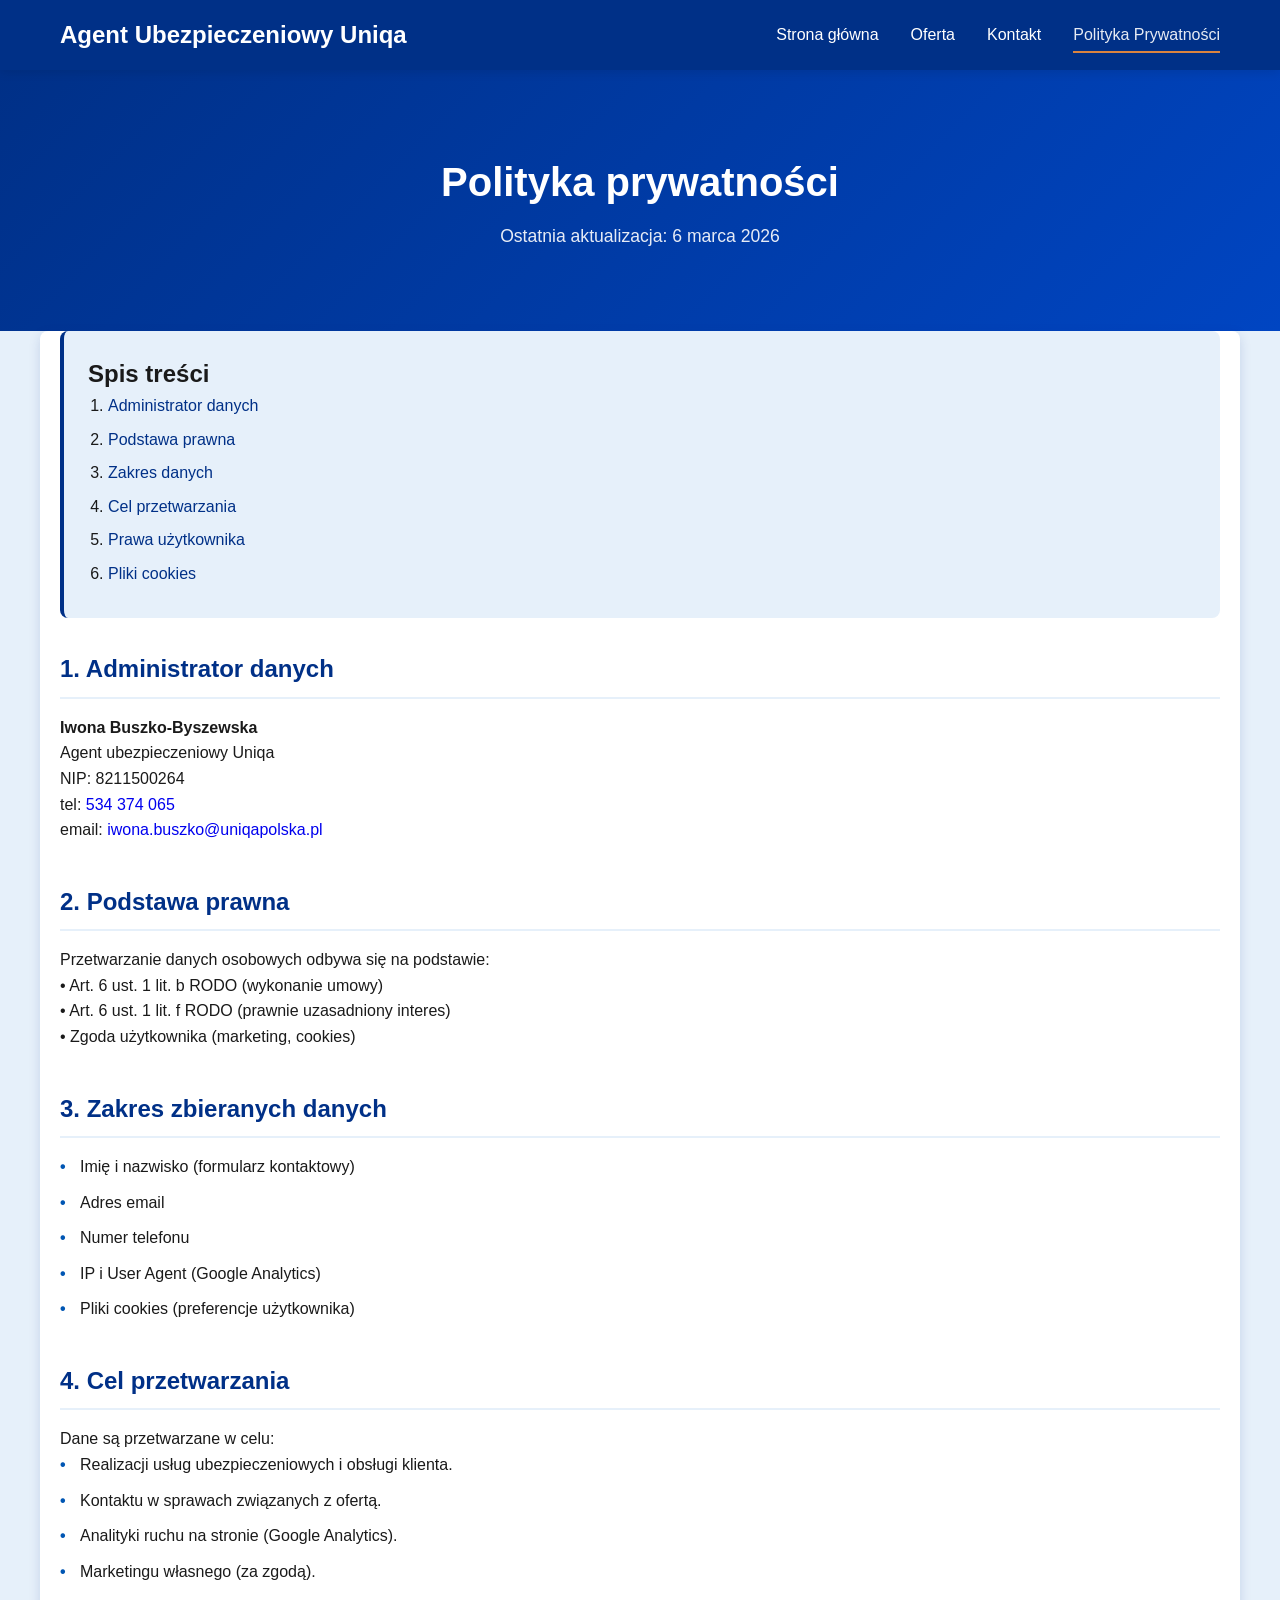
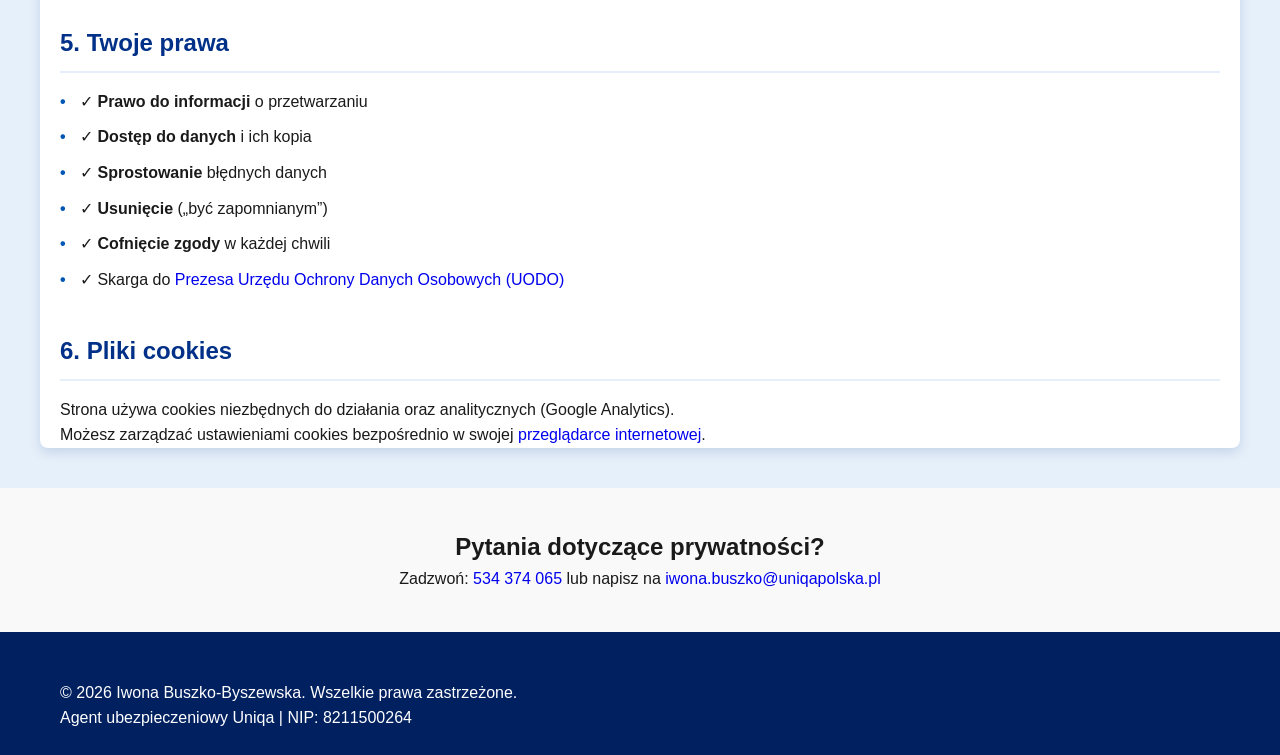
<file: polityka-prywatnosci.html>
<!DOCTYPE html>
<html lang="pl">
<head>
    <meta charset="UTF-8">
    <meta name="viewport" content="width=device-width, initial-scale=1.0">
    <title>Polityka Prywatności | Agent Ubezpieczeniowy Uniqa</title>
    <!-- Zakładam, że style.css jest w tym samym folderze co index.html -->
    <link rel="stylesheet" href="style.css">
    <style>
        /* Dodatkowe style specyficzne dla treści polityki prywatności, 
           jeśli nie są już obsłużone przez główne style */
        .privacy-toc ol {
            list-style-type: decimal;
            padding-left: 20px;
        }
        .privacy-toc li {
            margin-bottom: 8px;
        }
        .privacy-section ul {
            list-style-type: none;
            padding-left: 0;
        }
        .privacy-section ul li {
            margin-bottom: 10px;
            padding-left: 20px;
            position: relative;
        }
        .privacy-section ul li::before {
            content: "•";
            color: #0056b3; /* Kolor akcentu */
            font-weight: bold;
            position: absolute;
            left: 0;
        }
        .contact-section {
            background-color: #f9f9f9;
            padding: 40px 20px;
            text-align: center;
            margin-top: 40px;
        }
    </style>
</head>
<body>

    <!-- Nagłówek (zakładam, że jest taki sam jak w index.html, ewentualnie trzeba go tu wkleić lub załączyć przez JS) -->
    <header class="header">
        <div class="container">
            <div class="logo">Agent Ubezpieczeniowy Uniqa</div>
            <nav class="nav">
                <ul>
                    <li><a href="index.html">Strona główna</a></li>
                    <li><a href="index.html#oferta">Oferta</a></li>
                    <li><a href="index.html#kontakt">Kontakt</a></li>
                    <li><a href="privacy.html" class="active">Polityka Prywatności</a></li>
                </ul>
            </nav>
        </div>
    </header>

    <main class="main">  
        <section class="page-hero">  
            <div class="hero-content">  
                <h1>Polityka prywatności</h1>  
                <p>Ostatnia aktualizacja: 6 marca 2026</p>  
            </div>  
        </section>  

        <section class="privacy-content container">  
            <div class="privacy-toc">  
                <h2>Spis treści</h2>  
                <ol>  
                    <li><a href="#admin">Administrator danych</a></li>  
                    <li><a href="#podstawa">Podstawa prawna</a></li>  
                    <li><a href="#zakres">Zakres danych</a></li>  
                    <li><a href="#cel">Cel przetwarzania</a></li>  
                    <li><a href="#prawa">Prawa użytkownika</a></li>  
                    <li><a href="#cookies">Pliki cookies</a></li>  
                </ol>  
            </div>  

            <article class="privacy-section" id="admin">  
                <h2>1. Administrator danych</h2>  
                <p><strong>Iwona Buszko-Byszewska</strong><br>  
                Agent ubezpieczeniowy Uniqa<br>  
                NIP: 8211500264<br>  
                tel: <a href="tel:+48534374065">534 374 065</a><br>  
                email: <a href="mailto:iwona.buszko@uniqapolska.pl">iwona.buszko@uniqapolska.pl</a></p>  
            </article>  

            <article class="privacy-section" id="podstawa">  
                <h2>2. Podstawa prawna</h2>  
                <p>Przetwarzanie danych osobowych odbywa się na podstawie:<br>  
                • Art. 6 ust. 1 lit. b RODO (wykonanie umowy)<br>  
                • Art. 6 ust. 1 lit. f RODO (prawnie uzasadniony interes)<br>  
                • Zgoda użytkownika (marketing, cookies)</p>  
            </article>  

            <article class="privacy-section" id="zakres">  
                <h2>3. Zakres zbieranych danych</h2>  
                <ul>  
                    <li>Imię i nazwisko (formularz kontaktowy)</li>  
                    <li>Adres email</li>  
                    <li>Numer telefonu</li>  
                    <li>IP i User Agent (Google Analytics)</li>  
                    <li>Pliki cookies (preferencje użytkownika)</li>  
                </ul>  
            </article>  

            <article class="privacy-section" id="cel">  
                <h2>4. Cel przetwarzania</h2>  
                <p>Dane są przetwarzane w celu:</p>
                <ul>
                    <li>Realizacji usług ubezpieczeniowych i obsługi klienta.</li>
                    <li>Kontaktu w sprawach związanych z ofertą.</li>
                    <li>Analityki ruchu na stronie (Google Analytics).</li>
                    <li>Marketingu własnego (za zgodą).</li>
                </ul>
            </article>  

            <article class="privacy-section" id="prawa">  
                <h2>5. Twoje prawa</h2>  
                <ul>  
                    <li>✓ <strong>Prawo do informacji</strong> o przetwarzaniu</li>  
                    <li>✓ <strong>Dostęp do danych</strong> i ich kopia</li>  
                    <li>✓ <strong>Sprostowanie</strong> błędnych danych</li>  
                    <li>✓ <strong>Usunięcie</strong> („być zapomnianym”)</li>  
                    <li>✓ <strong>Cofnięcie zgody</strong> w każdej chwili</li>  
                    <li>✓ Skarga do <a href="https://uodo.gov.pl" target="_blank" rel="noopener noreferrer">Prezesa Urzędu Ochrony Danych Osobowych (UODO)</a></li>  
                </ul>  
            </article>  

            <article class="privacy-section" id="cookies">  
                <h2>6. Pliki cookies</h2>  
                <p>Strona używa cookies niezbędnych do działania oraz analitycznych (Google Analytics).<br>  
                Możesz zarządzać ustawieniami cookies bezpośrednio w swojej <a href="#" onclick="alert('Proszę skorzystać z ustawień przeglądarki.'); return false;">przeglądarce internetowej</a>.</p>  
            </article>  
        </section>  

        <section class="contact-section">  
            <div class="container">
                <h2>Pytania dotyczące prywatności?</h2>  
                <p>Zadzwoń: <a href="tel:+48534374065">534 374 065</a> lub napisz na <a href="mailto:iwona.buszko@uniqapolska.pl">iwona.buszko@uniqapolska.pl</a></p>  
            </div>
        </section>  
    </main>  

    <!-- Stopka identyczna jak w index.html -->
    <footer class="footer">
        <div class="container">
            <p>&copy; 2026 Iwona Buszko-Byszewska. Wszelkie prawa zastrzeżone.</p>
            <p>Agent ubezpieczeniowy Uniqa | NIP: 8211500264</p>
        </div>
    </footer>  

    <script src="script.js"></script>  
</body>
</html>
</file>
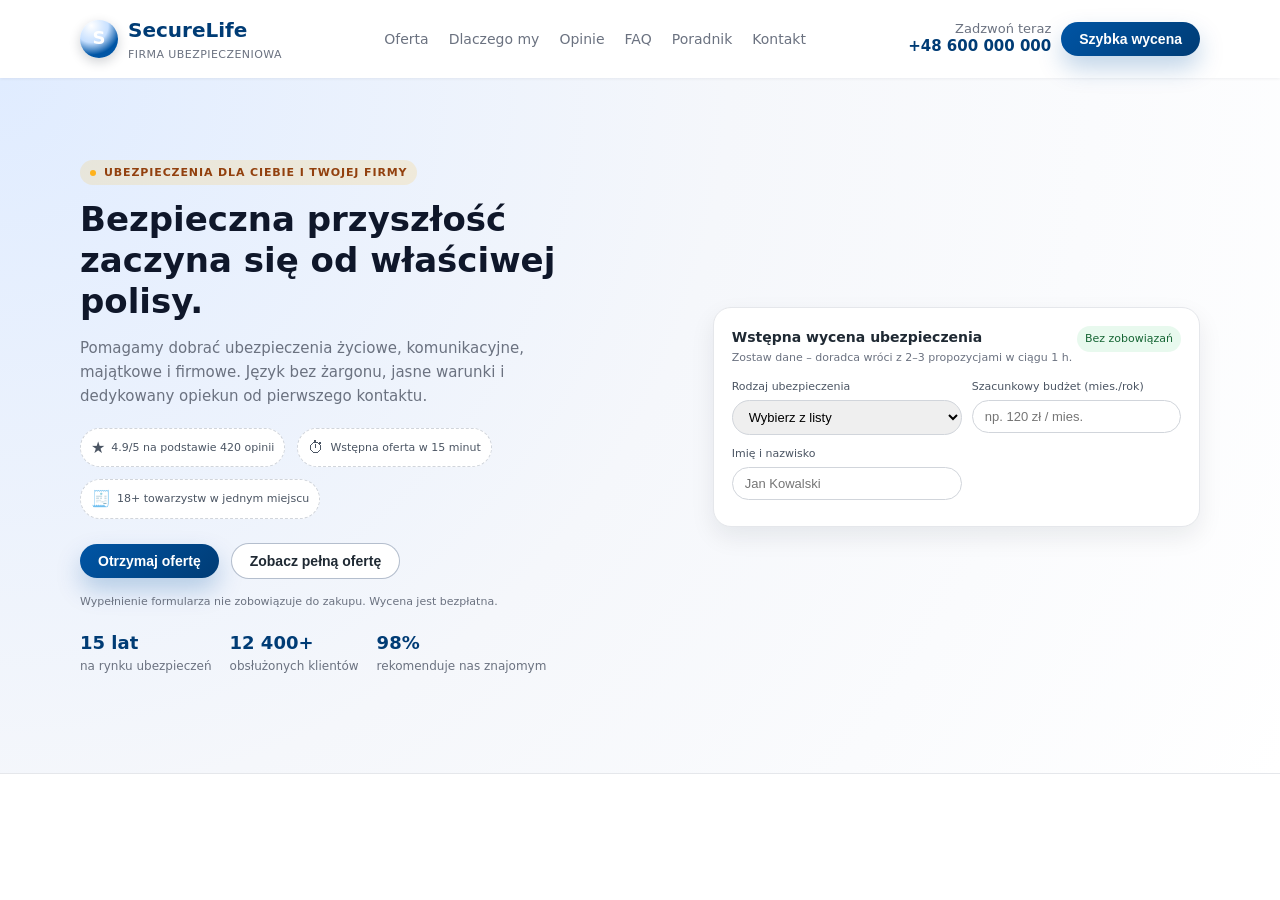
<file: strona1.html>
<!DOCTYPE html>
<html lang="pl">
<head>
  <meta charset="UTF-8" />
  <title>SecureLife Ubezpieczenia – Twoje bezpieczeństwo przede wszystkim</title>
  <meta name="viewport" content="width=device-width, initial-scale=1" />
  <meta name="description" content="Profesjonalna firma ubezpieczeniowa SecureLife – ubezpieczenia na życie, komunikacyjne, majątkowe i firmowe. Szybka wycena i opieka dedykowanego doradcy." />
  <style>
    :root {
      --primary: #0055a5;
      --primary-dark: #003c75;
      --accent: #ffb21a;
      --bg: #f5f7fb;
      --text: #1f2933;
      --muted: #6b7280;
      --danger: #d62828;
      --radius: 10px;
      --shadow-soft: 0 10px 25px rgba(15, 23, 42, 0.08);
    }

    * {
      box-sizing: border-box;
      margin: 0;
      padding: 0;
    }

    body {
      font-family: system-ui, -apple-system, BlinkMacSystemFont, "Segoe UI", sans-serif;
      color: var(--text);
      background: white;
      line-height: 1.6;
    }

    img {
      max-width: 100%;
      display: block;
    }

    a {
      color: var(--primary);
      text-decoration: none;
    }

    a:hover {
      text-decoration: underline;
    }

    /* Layout */
    header {
      position: sticky;
      top: 0;
      z-index: 100;
      background: rgba(255, 255, 255, 0.95);
      backdrop-filter: blur(8px);
      box-shadow: 0 1px 3px rgba(15, 23, 42, 0.06);
    }

    .container {
      width: 100%;
      max-width: 1120px;
      margin: 0 auto;
      padding: 0 16px;
    }

    .nav {
      display: flex;
      align-items: center;
      justify-content: space-between;
      padding: 14px 0;
      gap: 24px;
    }

    .logo {
      display: flex;
      align-items: center;
      gap: 10px;
    }

    .logo-mark {
      width: 38px;
      height: 38px;
      border-radius: 50%;
      background: radial-gradient(circle at 30% 15%, #ffffff, #c7e0ff 40%, #0055a5 70%);
      display: flex;
      align-items: center;
      justify-content: center;
      color: white;
      font-weight: 700;
      font-size: 18px;
      box-shadow: 0 4px 12px rgba(15, 23, 42, 0.2);
    }

    .logo-text-title {
      font-weight: 700;
      font-size: 20px;
      color: var(--primary-dark);
    }

    .logo-text-sub {
      font-size: 11px;
      color: var(--muted);
      letter-spacing: 0.04em;
      text-transform: uppercase;
    }

    .nav-links {
      display: flex;
      align-items: center;
      gap: 20px;
      font-size: 14px;
    }

    .nav-links a {
      color: var(--muted);
      font-weight: 500;
    }

    .nav-links a:hover {
      color: var(--primary);
    }

    .nav-cta {
      display: flex;
      align-items: center;
      gap: 10px;
    }

    .btn {
      border-radius: 999px;
      padding: 9px 18px;
      font-size: 14px;
      font-weight: 600;
      border: none;
      cursor: pointer;
      display: inline-flex;
      align-items: center;
      justify-content: center;
      gap: 6px;
      transition: all 0.18s ease;
      white-space: nowrap;
    }

    .btn-primary {
      background: linear-gradient(135deg, var(--primary), var(--primary-dark));
      color: white;
      box-shadow: 0 12px 24px rgba(0, 85, 165, 0.25);
    }

    .btn-primary:hover {
      transform: translateY(-1px);
      box-shadow: 0 16px 32px rgba(0, 85, 165, 0.3);
    }

    .btn-outline {
      border: 1px solid rgba(148, 163, 184, 0.7);
      background: white;
      color: var(--text);
    }

    .btn-outline:hover {
      border-color: var(--primary);
      color: var(--primary);
      box-shadow: 0 8px 20px rgba(15, 23, 42, 0.05);
    }

    .nav-phone {
      font-size: 13px;
      text-align: right;
      color: var(--muted);
      line-height: 1.3;
    }

    .nav-phone strong {
      color: var(--primary-dark);
      font-size: 15px;
    }

    /* Hero */
    .hero {
      background: radial-gradient(circle at top left, #e0ecff 0, #f5f7fb 50%, #ffffff 100%);
      border-bottom: 1px solid #e5e7eb;
    }

    .hero-inner {
      display: grid;
      grid-template-columns: minmax(0, 1.2fr) minmax(0, 1fr);
      gap: 48px;
      padding: 40px 0 56px;
      align-items: center;
    }

    .eyebrow {
      display: inline-flex;
      align-items: center;
      gap: 8px;
      padding: 4px 10px;
      border-radius: 999px;
      background: rgba(255, 178, 26, 0.15);
      color: #92400e;
      font-size: 11px;
      text-transform: uppercase;
      letter-spacing: 0.08em;
      font-weight: 600;
      margin-bottom: 14px;
    }

    .eyebrow-dot {
      width: 6px;
      height: 6px;
      border-radius: 999px;
      background: var(--accent);
    }

    h1 {
      font-size: 34px;
      line-height: 1.2;
      margin-bottom: 14px;
      color: #0f172a;
    }

    .hero-subtitle {
      font-size: 15px;
      color: var(--muted);
      max-width: 520px;
      margin-bottom: 20px;
    }

    .hero-badges {
      display: flex;
      flex-wrap: wrap;
      gap: 12px;
      margin-bottom: 24px;
    }

    .hero-badge {
      padding: 6px 10px;
      border-radius: 999px;
      background: white;
      border: 1px dashed #d1d5db;
      font-size: 11px;
      color: #4b5563;
      display: inline-flex;
      align-items: center;
      gap: 6px;
    }

    .hero-badge span {
      font-size: 16px;
    }

    .hero-cta {
      display: flex;
      flex-wrap: wrap;
      gap: 12px;
      align-items: center;
      margin-bottom: 14px;
    }

    .hero-note {
      font-size: 11px;
      color: var(--muted);
    }

    .hero-stats {
      display: flex;
      flex-wrap: wrap;
      gap: 18px;
      margin-top: 18px;
      font-size: 12px;
      color: var(--muted);
    }

    .hero-stat strong {
      font-size: 18px;
      color: var(--primary-dark);
      display: block;
    }

    .hero-card {
      background: white;
      border-radius: 18px;
      padding: 18px 18px 16px;
      box-shadow: var(--shadow-soft);
      border: 1px solid #e5e7eb;
    }

    .hero-card-header {
      display: flex;
      justify-content: space-between;
      align-items: flex-start;
      margin-bottom: 12px;
    }

    .hero-card-title {
      font-weight: 600;
      font-size: 14px;
    }

    .hero-card-sub {
      font-size: 11px;
      color: var(--muted);
    }

    .hero-card-pill {
      font-size: 11px;
      padding: 4px 8px;
      border-radius: 999px;
      background: rgba(34, 197, 94, 0.1);
      color: #166534;
      font-weight: 500;
    }

    .hero-form {
      display: flex;
      flex-direction: column;
      gap: 10px;
      margin-bottom: 10px;
    }

    .field {
      display: flex;
      flex-direction: column;
      gap: 4px;
    }

    .field label {
      font-size: 11px;
      font-weight: 500;
      color: #4b5563;
    }

    .field input,
    .field select,
    .field textarea {
      border-radius: 999px;
      border: 1px solid #d1d5db;
      padding: 8px 12px;
      font-size: 13px;
      outline: none;
      transition: border-color 0.16s ease, box-shadow 0.16s ease;
    }

    .field textarea {
      border-radius: 12px;
      resize: vertical;
      min-height: 80px;
    }

    .field input:focus,
    .field select:focus,
    .field textarea:focus {
      border-color: var(--primary);
      box-shadow: 0 0 0 1px rgba(37, 99, 235, 0.2);
    }

    .hero-form-row {
      display: grid;
      grid-template-columns: 1.1fr 1fr;
      gap: 10px;
    }

    .hero-card-footer {
      display: flex;
      justify-content: space-between;
      align-items: center;
      font-size: 10px;
      color: var(--muted);
      margin-top: 6px;
    }

    .hero-card-footer a {
      font-size: 10px;
    }

    .hero-card-guarantee {
      font-size: 10px;
      color: #16a34a;
      font-weight: 500;
    }

    /* Sections */
    section {
      padding: 40px 0;
    }

    .section-header {
      text-align: center;
      margin-bottom: 28px;
    }

    .section-eyebrow {
      font-size: 11px;
      text-transform: uppercase;
      letter-spacing: 0.08em;
      color: var(--muted);
      margin-bottom: 6px;
      font-weight: 600;
    }

    .section-title {
      font-size: 24px;
      margin-bottom: 8px;
      color: #0f172a;
    }

    .section-sub {
      font-size: 14px;
      color: var(--muted);
      max-width: 560px;
      margin: 0 auto;
    }

    /* Oferta */
    .grid-3 {
      display: grid;
      grid-template-columns: repeat(3, minmax(0, 1fr));
      gap: 18px;
    }

    .card {
      background: white;
      border-radius: 14px;
      padding: 16px 16px 18px;
      border: 1px solid #e5e7eb;
      box-shadow: 0 6px 18px rgba(15, 23, 42, 0.04);
    }

    .card-header {
      display: flex;
      align-items: center;
      justify-content: space-between;
      margin-bottom: 10px;
      gap: 8px;
    }

    .card-icon {
      width: 32px;
      height: 32px;
      border-radius: 999px;
      background: rgba(0, 85, 165, 0.06);
      display: inline-flex;
      align-items: center;
      justify-content: center;
      font-size: 18px;
      color: var(--primary-dark);
    }

    .card-title {
      font-weight: 600;
      font-size: 15px;
      color: #0f172a;
    }

    .card-tag {
      font-size: 10px;
      padding: 3px 8px;
      border-radius: 999px;
      background: #eff6ff;
      color: var(--primary-dark);
      font-weight: 500;
    }

    .card-body {
      font-size: 13px;
      color: var(--muted);
      margin-bottom: 10px;
    }

    .card-list {
      list-style: none;
      padding: 0;
      margin: 0 0 10px;
      font-size: 12px;
      color: #4b5563;
    }

    .card-list li {
      margin-bottom: 4px;
      display: flex;
      gap: 6px;
    }

    .card-list li::before {
      content: "•";
      color: var(--primary);
      margin-top: 0;
    }

    .card-footer {
      display: flex;
      align-items: center;
      justify-content: space-between;
      font-size: 12px;
      color: var(--muted);
    }

    /* Dlaczego my */
    .grid-2 {
      display: grid;
      grid-template-columns: minmax(0, 1.1fr) minmax(0, 1fr);
      gap: 40px;
      align-items: center;
    }

    .check-list {
      list-style: none;
      padding: 0;
      margin: 0;
      font-size: 13px;
      color: #4b5563;
    }

    .check-list li {
      display: flex;
      gap: 8px;
      margin-bottom: 8px;
    }

    .check-icon {
      width: 18px;
      height: 18px;
      border-radius: 999px;
      background: rgba(34, 197, 94, 0.12);
      color: #15803d;
      display: inline-flex;
      align-items: center;
      justify-content: center;
      font-size: 12px;
      flex-shrink: 0;
      margin-top: 2px;
    }

    .highlight-box {
      background: linear-gradient(135deg, #0f172a, #1d3557);
      color: white;
      border-radius: 16px;
      padding: 16px 16px 18px;
      box-shadow: var(--shadow-soft);
      font-size: 12px;
    }

    .highlight-box-row {
      display: flex;
      justify-content: space-between;
      gap: 18px;
      margin-top: 10px;
    }

    .highlight-metric strong {
      display: block;
      font-size: 18px;
    }

    .highlight-metric span {
      font-size: 11px;
      opacity: 0.85;
    }

    /* Opinie */
    .testimonial-grid {
      display: grid;
      grid-template-columns: repeat(3, minmax(0, 1fr));
      gap: 18px;
    }

    .testimonial {
      background: white;
      border-radius: 14px;
      border: 1px solid #e5e7eb;
      padding: 14px 14px 16px;
      font-size: 13px;
      color: #4b5563;
      box-shadow: 0 6px 18px rgba(15, 23, 42, 0.04);
    }

    .testimonial-header {
      display: flex;
      justify-content: space-between;
      align-items: center;
      margin-bottom: 8px;
    }

    .testimonial-name {
      font-weight: 600;
      font-size: 13px;
      color: #111827;
    }

    .testimonial-meta {
      font-size: 11px;
      color: var(--muted);
    }

    .stars {
      color: #f59e0b;
      font-size: 12px;
    }

    /* FAQ */
    .faq {
      max-width: 800px;
      margin: 0 auto;
    }

    .faq-item {
      border-radius: 12px;
      border: 1px solid #e5e7eb;
      padding: 12px 14px;
      margin-bottom: 10px;
      background: white;
    }

    .faq-q {
      font-weight: 600;
      font-size: 13px;
      margin-bottom: 6px;
      color: #111827;
    }

    .faq-a {
      font-size: 13px;
      color: #4b5563;
    }

    /* Blog */
    .blog-grid {
      display: grid;
      grid-template-columns: repeat(3, minmax(0, 1fr));
      gap: 18px;
    }

    .blog-card {
      background: white;
      border-radius: 14px;
      border: 1px solid #e5e7eb;
      padding: 12px 14px 16px;
      font-size: 13px;
      box-shadow: 0 6px 18px rgba(15, 23, 42, 0.04);
    }

    .blog-tag {
      font-size: 10px;
      text-transform: uppercase;
      letter-spacing: 0.08em;
      color: var(--primary-dark);
      background: #eff6ff;
      padding: 2px 6px;
      border-radius: 999px;
      display: inline-block;
      margin-bottom: 6px;
      font-weight: 600;
    }

    .blog-title {
      font-weight: 600;
      font-size: 14px;
      margin-bottom: 6px;
      color: #111827;
    }

    .blog-meta {
      font-size: 11px;
      color: var(--muted);
      margin-top: 8px;
    }

    /* Kontakt */
    .contact-grid {
      display: grid;
      grid-template-columns: minmax(0, 1.1fr) minmax(0, 1fr);
      gap: 26px;
    }

    .contact-card {
      background: white;
      border-radius: 16px;
      border: 1px solid #e5e7eb;
      padding: 18px 16px 18px;
      box-shadow: var(--shadow-soft);
      font-size: 13px;
    }

    .contact-row {
      display: flex;
      justify-content: space-between;
      gap: 10px;
      margin-bottom: 10px;
    }

    .contact-label {
      font-size: 12px;
      color: var(--muted);
    }

    .contact-value {
      font-weight: 600;
      color: #111827;
    }

    .contact-pill {
      font-size: 11px;
      padding: 4px 8px;
      border-radius: 999px;
      background: #ecfdf3;
      color: #15803d;
      display: inline-flex;
      align-items: center;
      gap: 4px;
    }

    .contact-map {
      border-radius: 14px;
      overflow: hidden;
      border: 1px solid #e5e7eb;
      background: #e5e7eb;
      min-height: 200px;
      display: flex;
      align-items: center;
      justify-content: center;
      font-size: 12px;
      color: #6b7280;
      text-align: center;
      padding: 10px;
    }

    footer {
      border-top: 1px solid #e5e7eb;
      padding: 16px 0 20px;
      font-size: 11px;
      color: var(--muted);
    }

    .footer-inner {
      display: flex;
      flex-wrap: wrap;
      justify-content: space-between;
      gap: 12px;
      align-items: center;
    }

    .footer-links {
      display: flex;
      gap: 14px;
    }

    .footer-links a {
      font-size: 11px;
      color: var(--muted);
    }

    .footer-links a:hover {
      color: var(--primary);
    }

    /* Responsive */
    @media (max-width: 960px) {
      .hero-inner,
      .grid-2,
      .contact-grid {
        grid-template-columns: minmax(0, 1fr);
      }
      .hero-inner {
        padding-top: 24px;
      }
      .hero-card {
        max-width: 420px;
        margin: 0 auto;
      }
      .nav-links {
        display: none;
      }
    }

    @media (max-width: 768px) {
      h1 {
        font-size: 28px;
      }
      .grid-3,
      .testimonial-grid,
      .blog-grid {
        grid-template-columns: minmax(0, 1fr);
      }
      section {
        padding: 30px 0;
      }
      .hero-stats {
        gap: 12px;
      }
    }

    @media (max-width: 480px) {
      .hero-form-row {
        grid-template-columns: minmax(0, 1fr);
      }
      .nav {
        padding: 10px 0;
      }
      .btn {
        padding-inline: 14px;
      }
    }
  </style>
</head>
<body>

  <!-- NAWIGACJA -->
  <header>
    <div class="container nav">
      <div class="logo">
        <div class="logo-mark">S</div>
        <div>
          <div class="logo-text-title">SecureLife</div>
          <div class="logo-text-sub">Firma ubezpieczeniowa</div>
        </div>
      </div>
      <nav class="nav-links">
        <a href="#oferta">Oferta</a>
        <a href="#dlaczego-my">Dlaczego my</a>
        <a href="#opinie">Opinie</a>
        <a href="#faq">FAQ</a>
        <a href="#blog">Poradnik</a>
        <a href="#kontakt">Kontakt</a>
      </nav>
      <div class="nav-cta">
        <div class="nav-phone">
          Zadzwoń teraz<br />
          <strong>+48 600 000 000</strong>
        </div>
        <button class="btn btn-primary" onclick="document.getElementById('lead-form').scrollIntoView({behavior:'smooth'})">
          Szybka wycena
        </button>
      </div>
    </div>
  </header>

  <!-- HERO -->
  <section class="hero">
    <div class="container hero-inner">
      <div>
        <div class="eyebrow">
          <span class="eyebrow-dot"></span>
          Ubezpieczenia dla Ciebie i Twojej firmy
        </div>
        <h1>Bezpieczna przyszłość zaczyna się od właściwej polisy.</h1>
        <p class="hero-subtitle">
          Pomagamy dobrać ubezpieczenia życiowe, komunikacyjne, majątkowe i firmowe. Język bez żargonu, jasne warunki i dedykowany opiekun od pierwszego kontaktu.
        </p>

        <div class="hero-badges">
          <div class="hero-badge"><span>★</span> 4.9/5 na podstawie 420 opinii</div>
          <div class="hero-badge"><span>⏱</span> Wstępna oferta w 15 minut</div>
          <div class="hero-badge"><span>🧾</span> 18+ towarzystw w jednym miejscu</div>
        </div>

        <div class="hero-cta">
          <button class="btn btn-primary" onclick="document.getElementById('lead-form').scrollIntoView({behavior:'smooth'})">
            Otrzymaj ofertę
          </button>
          <button class="btn btn-outline" onclick="document.getElementById('oferta').scrollIntoView({behavior:'smooth'})">
            Zobacz pełną ofertę
          </button>
        </div>
        <div class="hero-note">
          Wypełnienie formularza nie zobowiązuje do zakupu. Wycena jest bezpłatna.
        </div>

        <div class="hero-stats">
          <div class="hero-stat">
            <strong>15 lat</strong>
            na rynku ubezpieczeń
          </div>
          <div class="hero-stat">
            <strong>12 400+</strong>
            obsłużonych klientów
          </div>
          <div class="hero-stat">
            <strong>98%</strong>
            rekomenduje nas znajomym
          </div>
        </div>
      </div>

      <!-- KARTKA LEAD / KALKULATOR -->
      <div class="hero-card" id="lead-form">
        <div class="hero-card-header">
          <div>
            <div class="hero-card-title">Wstępna wycena ubezpieczenia</div>
            <div class="hero-card-sub">Zostaw dane – doradca wróci z 2–3 propozycjami w ciągu 1 h.</div>
          </div>
          <div class="hero-card-pill">Bez zobowiązań</div>
        </div>

        <form class="hero-form">
          <div class="hero-form-row">
            <div class="field">
              <label for="typ">Rodzaj ubezpieczenia</label>
              <select id="typ" name="typ">
                <option value="">Wybierz z listy</option>
                <option value="zycie">Na życie</option>
                <option value="komunikacja">Komunikacyjne (OC/AC)</option>
                <option value="mieszkanie">Dom / mieszkanie</option>
                <option value="firma">Firma</option>
                <option value="podroz">Podróżne</option>
                <option value="inne">Inne – opiszę poniżej</option>
              </select>
            </div>
            <div class="field">
              <label for="budzet">Szacunkowy budżet (mies./rok)</label>
              <input type="text" id="budzet" name="budzet" placeholder="np. 120 zł / mies." />
            </div>
          </div>

          <div class="hero-form-row">
            <div class="field">
              <label for="imie">Imię i nazwisko</label>
              <input type="text" id="imie" name="imie" placeholder="Jan Kowalski" required />
</file>
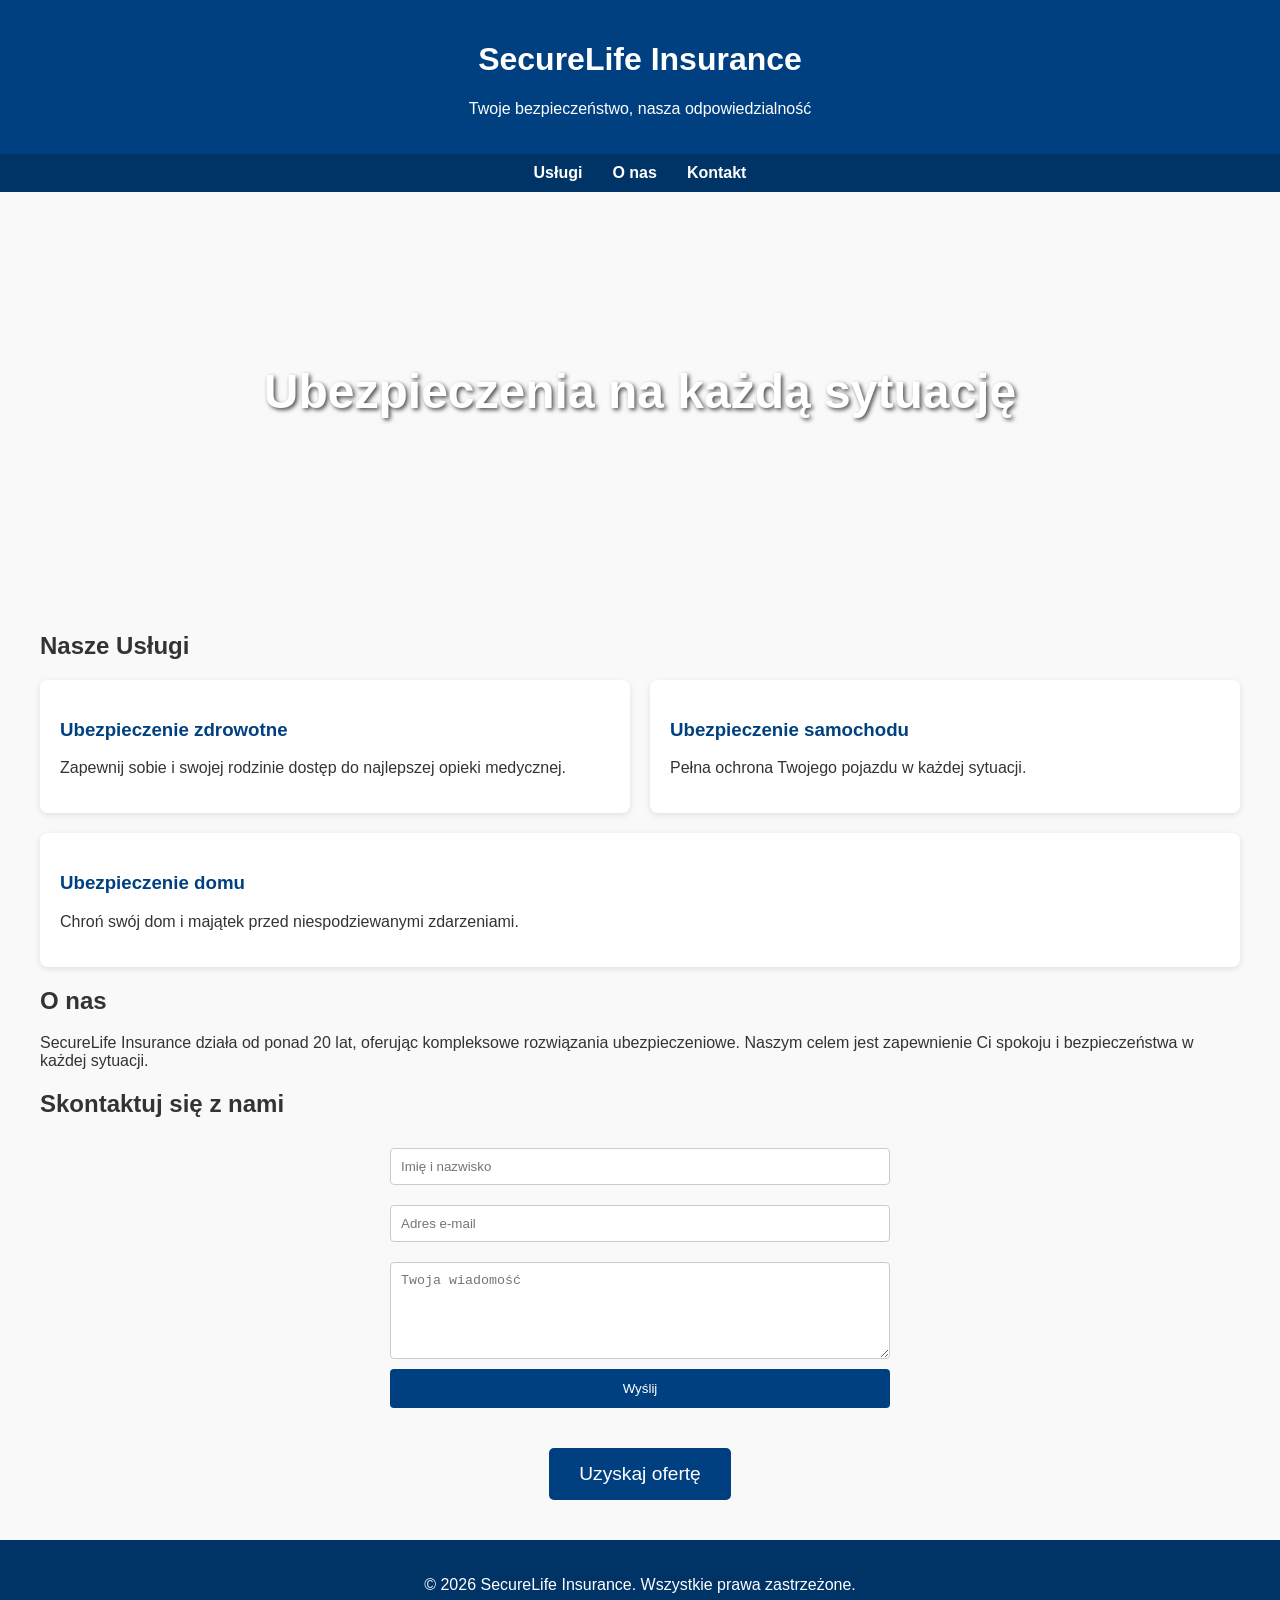
<file: strona2.html>
<!DOCTYPE html>
<html lang="pl">
<head>
  <meta charset="UTF-8">
  <meta name="viewport" content="width=device-width, initial-scale=1.0">
  <title>SecureLife Insurance</title>
  <style>
    body {
      margin: 0;
      font-family: Arial, sans-serif;
      background-color: #f9f9f9;
      color: #333;
    }
    header {
      background-color: #004080;
      color: white;
      padding: 20px;
      text-align: center;
    }
    nav {
      background-color: #003366;
      display: flex;
      justify-content: center;
      padding: 10px;
    }
    nav a {
      color: white;
      text-decoration: none;
      margin: 0 15px;
      font-weight: bold;
    }
    nav a:hover {
      text-decoration: underline;
    }
    .hero {
      background: url('https://images.unsplash.com/photo-1507679799987-c73779587ccf') no-repeat center center/cover;
      height: 400px;
      display: flex;
      align-items: center;
      justify-content: center;
      color: white;
      text-shadow: 2px 2px 4px rgba(0,0,0,0.7);
    }
    .hero h1 {
      font-size: 3em;
    }
    .container {
      max-width: 1200px;
      margin: 40px auto;
      padding: 0 20px;
    }
    .services {
      display: flex;
      flex-wrap: wrap;
      gap: 20px;
    }
    .service {
      background: white;
      flex: 1 1 calc(33% - 20px);
      padding: 20px;
      border-radius: 8px;
      box-shadow: 0 2px 6px rgba(0,0,0,0.1);
    }
    .service h3 {
      color: #004080;
    }
    .cta {
      text-align: center;
      margin: 40px 0;
    }
    .cta button {
      background-color: #004080;
      color: white;
      border: none;
      padding: 15px 30px;
      font-size: 1.2em;
      border-radius: 5px;
      cursor: pointer;
    }
    .cta button:hover {
      background-color: #0066cc;
    }
    footer {
      background-color: #003366;
      color: white;
      text-align: center;
      padding: 20px;
      margin-top: 40px;
    }
    form {
      display: flex;
      flex-direction: column;
      max-width: 500px;
      margin: 0 auto;
    }
    form input, form textarea {
      margin: 10px 0;
      padding: 10px;
      border: 1px solid #ccc;
      border-radius: 4px;
    }
    form button {
      background-color: #004080;
      color: white;
      border: none;
      padding: 12px;
      border-radius: 4px;
      cursor: pointer;
    }
    form button:hover {
      background-color: #0066cc;
    }
  </style>
</head>
<body>
  <header>
    <h1>SecureLife Insurance</h1>
    <p>Twoje bezpieczeństwo, nasza odpowiedzialność</p>
  </header>
  <nav>
    <a href="#services">Usługi</a>
    <a href="#about">O nas</a>
    <a href="#contact">Kontakt</a>
  </nav>
  <section class="hero">
    <h1>Ubezpieczenia na każdą sytuację</h1>
  </section>
  <div class="container">
    <section id="services">
      <h2>Nasze Usługi</h2>
      <div class="services">
        <div class="service">
          <h3>Ubezpieczenie zdrowotne</h3>
          <p>Zapewnij sobie i swojej rodzinie dostęp do najlepszej opieki medycznej.</p>
        </div>
        <div class="service">
          <h3>Ubezpieczenie samochodu</h3>
          <p>Pełna ochrona Twojego pojazdu w każdej sytuacji.</p>
        </div>
        <div class="service">
          <h3>Ubezpieczenie domu</h3>
          <p>Chroń swój dom i majątek przed niespodziewanymi zdarzeniami.</p>
        </div>
      </div>
    </section>
    <section id="about">
      <h2>O nas</h2>
      <p>SecureLife Insurance działa od ponad 20 lat, oferując kompleksowe rozwiązania ubezpieczeniowe. Naszym celem jest zapewnienie Ci spokoju i bezpieczeństwa w każdej sytuacji.</p>
    </section>
    <section id="contact">
      <h2>Skontaktuj się z nami</h2>
      <form id="contactForm">
        <input type="text" id="name" placeholder="Imię i nazwisko" required>
        <input type="email" id="email" placeholder="Adres e-mail" required>
        <textarea id="message" rows="5" placeholder="Twoja wiadomość" required></textarea>
        <button type="submit">Wyślij</button>
      </form>
    </section>
    <div class="cta">
      <button onclick="alert('Dziękujemy za zainteresowanie! Skontaktujemy się z Tobą wkrótce.')">Uzyskaj ofertę</button>
    </div>
  </div>
  <footer>
    <p>&copy; 2026 SecureLife Insurance. Wszystkie prawa zastrzeżone.</p>
  </footer>
  <script>
    document.getElementById('contactForm').addEventListener('submit', function(e) {
      e.preventDefault();
      alert('Dziękujemy za wiadomość! Skontaktujemy się z Tobą wkrótce.');
      this.reset();
    });
  </script>
</body>
</html>
</file>
<file: style.css>
/* =========================================
   1. Reset i Zmienne (Uniqa Branding)
   ========================================= */
* {
    margin: 0;
    padding: 0;
    box-sizing: border-box;
}

:root {
    --uniqa-blue: #003087;
    --uniqa-dark: #002060;
    --uniqa-light: #E6F0FA;
    --accent-orange: #F28C38;
    --accent-orange-hover: #d97626;
    --white: #FFFFFF;
    --text-dark: #1A1A1A;
    --text-gray: #555555;
    --shadow: 0 4px 12px rgba(0, 48, 135, 0.15);
    --radius: 8px;
}

body {
    font-family: 'Roboto', sans-serif;
    line-height: 1.6;
    color: var(--text-dark);
    background: var(--uniqa-light);
    display: flex;
    flex-direction: column;
    min-height: 100vh;
}

a {
    text-decoration: none;
    transition: color 0.3s ease;
}

ul {
    list-style: none;
}

/* =========================================
   2. Header i Nawigacja
   ========================================= */
.header {
    background: var(--uniqa-blue);
    color: var(--white);
    padding: 1rem 0;
    position: sticky;
    top: 0;
    z-index: 1000;
    box-shadow: 0 2px 10px rgba(0,0,0,0.1);
}

.header .container {
    max-width: 1200px;
    margin: 0 auto;
    padding: 0 20px;
    display: flex;
    justify-content: space-between;
    align-items: center;
}

.logo {
    font-size: 1.5rem;
    font-weight: 700;
    color: var(--white);
}

.logo strong {
    color: var(--accent-orange);
}

.nav ul {
    display: flex;
    gap: 2rem;
}

.nav a {
    color: var(--white);
    font-weight: 500;
    font-size: 1rem;
    padding: 0.5rem 0;
    border-bottom: 2px solid transparent;
}

.nav a:hover,
.nav a.active {
    opacity: 0.9;
    border-bottom-color: var(--accent-orange);
}

/* Hamburger Menu */
.hamburger {
    display: none;
    flex-direction: column;
    cursor: pointer;
    gap: 5px;
}

.hamburger span {
    width: 25px;
    height: 3px;
    background: var(--white);
    border-radius: 2px;
    transition: 0.3s;
}

/* =========================================
   3. Hero Section (Strona Główna)
   ========================================= */
/* Używamy klasy .hero tylko na index.html, .page-hero na podstronach */
.hero, .page-hero {
    background: linear-gradient(135deg, var(--uniqa-blue) 0%, #0045c2 100%);
    color: var(--white);
    padding: 5rem 20px;
    text-align: center;
}

.hero-content {
    max-width: 800px;
    margin: 0 auto;
}

.hero h2 {
    font-size: 2.5rem;
    margin-bottom: 1rem;
    line-height: 1.2;
}

.page-hero h1 {
    font-size: 2.5rem;
    margin-bottom: 0.5rem;
}

.page-hero p {
    font-size: 1.1rem;
    opacity: 0.9;
}

.agent-contact {
    display: flex;
    gap: 1rem;
    justify-content: center;
    flex-wrap: wrap;
    margin-top: 2rem;
}

/* Przyciski CTA */
.cta-button {
    padding: 1rem 2rem;
    border-radius: 50px;
    font-weight: 700;
    transition: all 0.3s ease;
    box-shadow: var(--shadow);
    display: inline-block;
    border: 2px solid transparent;
    cursor: pointer;
}

.cta-button.primary {
    background: var(--accent-orange);
    color: var(--white);
}

.cta-button.primary:hover {
    background: var(--accent-orange-hover);
    transform: translateY(-2px);
    box-shadow: 0 8px 20px rgba(242, 140, 56, 0.4);
}

.cta-button.secondary {
    background: transparent;
    color: var(--white);
    border: 2px solid var(--white);
}

.cta-button.secondary:hover {
    background: var(--white);
    color: var(--uniqa-blue);
}

/* =========================================
   4. Sekcje Główne (Index)
   ========================================= */
.section {
    padding: 4rem 20px;
    max-width: 1200px;
    margin: 0 auto;
}

.section-title {
    text-align: center;
    margin-bottom: 3rem;
    color: var(--uniqa-blue);
    font-size: 2rem;
    position: relative;
}

.section-title::after {
    content: '';
    display: block;
    width: 60px;
    height: 4px;
    background: var(--accent-orange);
    margin: 10px auto 0;
    border-radius: 2px;
}

/* Grid usług */
.services-grid {
    display: grid;
    grid-template-columns: repeat(auto-fit, minmax(280px, 1fr));
    gap: 2rem;
}

.service-card {
    background: var(--white);
    padding: 2rem;
    border-radius: var(--radius);
    box-shadow: var(--shadow);
    text-align: center;
    transition: transform 0.3s;
    border-top: 4px solid var(--uniqa-blue);
}

.service-card:hover {
    transform: translateY(-5px);
}

.service-card h3 {
    color: var(--uniqa-blue);
    margin-bottom: 1rem;
}

/* Formularz kontaktowy */
.contact-form-container {
    background: var(--white);
    padding: 2rem;
    border-radius: var(--radius);
    box-shadow: var(--shadow);
    max-width: 600px;
    margin: 0 auto;
}

.form-group {
    margin-bottom: 1.5rem;
    position: relative;
}

.form-group label {
    display: block;
    margin-bottom: 0.5rem;
    font-weight: 500;
    color: var(--uniqa-blue);
}

.form-group input,
.form-group textarea {
    width: 100%;
    padding: 0.8rem;
    border: 1px solid #ddd;
    border-radius: 4px;
    font-family: inherit;
    font-size: 1rem;
    transition: border-color 0.3s;
}

.form-group input:focus,
.form-group textarea:focus {
    outline: none;
    border-color: var(--uniqa-blue);
    box-shadow: 0 0 0 3px rgba(0, 48, 135, 0.1);
}

/* Błędy i sukcesy formularza */
.form-group input.error,
.form-group textarea.error {
    border-color: #d93025;
    background-color: #fce8e6;
}

.error-message {
    color: #d93025;
    font-size: 0.85rem;
    margin-top: 0.3rem;
    display: block;
}

.success-message {
    background: #e6f4ea;
    color: #1e7e34;
    padding: 1.5rem;
    border-radius: var(--radius);
    text-align: center;
    border: 1px solid #c3e6cb;
}

.success-message h3 {
    margin-bottom: 0.5rem;
}

/* =========================================
   5. Podstrony (Prywatność i Regulamin)
   ========================================= */
.privacy-content,
.regulamin-content {
    background: var(--white);
    max-width: 900px;
    margin: -3rem auto 2rem; /* Wjazd na hero */
    padding: 3rem;
    border-radius: var(--radius);
    box-shadow: var(--shadow);
    position: relative;
    z-index: 10;
}

.toc, .privacy-toc {
    background: var(--uniqa-light);
    padding: 1.5rem;
    border-radius: var(--radius);
    margin-bottom: 2rem;
    border-left: 4px solid var(--uniqa-blue);
}

.toc ol, .privacy-toc ol {
    padding-left: 1.5rem;
}

.toc li, .privacy-toc li {
    margin-bottom: 0.5rem;
}

.toc a, .privacy-toc a {
    color: var(--uniqa-blue);
    font-weight: 500;
}

.toc a:hover, .privacy-toc a:hover {
    color: var(--accent-orange);
    text-decoration: underline;
}

.privacy-section, 
article {
    margin-bottom: 2.5rem;
    scroll-margin-top: 100px; /* Offset dla sticky header */
}

.privacy-section h2, 
article h2 {
    color: var(--uniqa-blue);
    border-bottom: 2px solid var(--uniqa-light);
    padding-bottom: 0.5rem;
    margin-bottom: 1rem;
    font-size: 1.5rem;
}

.privacy-section ul {
    list-style: none;
    padding-left: 0;
}

.privacy-section ul li {
    padding-left: 1.5rem;
    position: relative;
    margin-bottom: 0.5rem;
}

.privacy-section ul li::before {
    content: '✓';
    color: var(--accent-orange);
    position: absolute;
    left: 0;
    font-weight: bold;
}

.admin-data {
    background: var(--uniqa-light);
    padding: 1.5rem;
    border-radius: var(--radius);
    border-left: 4px solid var(--accent-orange);
}

.contact-section {
    text-align: center;
    padding: 3rem 20px;
    background: var(--white);
    margin-top: 2rem;
}

/* =========================================
   6. Footer
   ========================================= */
.footer {
    background: var(--uniqa-dark);
    color: var(--white);
    padding: 3rem 0 1.5rem;
    margin-top: auto; /* Push footer down */
}

.footer-content {
    max-width: 1200px;
    margin: 0 auto;
    padding: 0 20px;
    text-align: center;
}

.agent-info p {
    margin-bottom: 0.5rem;
    font-size: 0.95rem;
}

.agent-info a {
    color: var(--accent-orange);
    font-weight: 700;
}

.agent-info a:hover {
    text-decoration: underline;
}

.footer-bottom {
    margin-top: 2rem;
    padding-top: 1.5rem;
    border-top: 1px solid rgba(255,255,255,0.1);
    font-size: 0.85rem;
    color: rgba(255,255,255,0.7);
}

.footer-bottom a {
    color: rgba(255,255,255,0.7);
    margin: 0 0.5rem;
}

.footer-bottom a:hover {
    color: var(--white);
}

/* =========================================
   7. Cookie Banner (RODO)
   ========================================= */
.cookie-banner {
    position: fixed;
    bottom: 0;
    left: 0;
    width: 100%;
    background: var(--white);
    box-shadow: 0 -4px 20px rgba(0,0,0,0.15);
    padding: 1.5rem;
    z-index: 2000;
    display: flex;
    justify-content: center;
    align-items: center;
    animation: slideUp 0.4s ease-out;
    border-top: 4px solid var(--accent-orange);
}

@keyframes slideUp {
    from { transform: translateY(100%); }
    to { transform: translateY(0); }
}

.cookie-content {
    max-width: 1200px;
    width: 100%;
    display: flex;
    justify-content: space-between;
    align-items: center;
    gap: 1.5rem;
    flex-wrap: wrap;
}

.cookie-content p {
    flex: 1;
    min-width: 300px;
    font-size: 0.95rem;
    color: var(--text-dark);
}

.cookie-content a {
    color: var(--uniqa-blue);
    font-weight: 700;
    text-decoration: underline;
}

.cookie-buttons button {
    background: var(--uniqa-blue);
    color: var(--white);
    border: none;
    padding: 0.8rem 1.5rem;
    border-radius: 50px;
    font-weight: 700;
    cursor: pointer;
    transition: background 0.3s;
    white-space: nowrap;
}

.cookie-buttons button:hover {
    background: var(--uniqa-dark);
}

/* =========================================
   8. Responsywność (Mobile First adjustments)
   ========================================= */
@media (max-width: 768px) {
    .hamburger {
        display: flex;
    }

    .nav-menu {
        position: fixed;
        top: 70px; /* Wysokość headera */
        left: -100%;
        width: 100%;
        height: calc(100vh - 70px);
        background: var(--uniqa-blue);
        flex-direction: column;
        padding: 2rem;
        transition: left 0.3s ease-in-out;
        gap: 0;
    }

    .nav-menu.active {
        left: 0;
    }

    .nav-menu li {
        width: 100%;
        text-align: center;
        margin-bottom: 1.5rem;
    }

    .nav-menu a {
        font-size: 1.2rem;
        display: block;
        padding: 1rem;
    }

    .hero h2, .page-hero h1 {
        font-size: 1.8rem;
    }

    .privacy-content, .regulamin-content {
        margin: 1rem;
        padding: 1.5rem;
        width: auto;
    }

    .cookie-content {
        flex-direction: column;
        text-align: center;
    }
    
    .cookie-buttons button {
        width: 100%;
    }
}

/* Utility: Container */
.container {
    max-width: 1200px;
    margin: 0 auto;
    padding: 0 20px;
}
</file>
